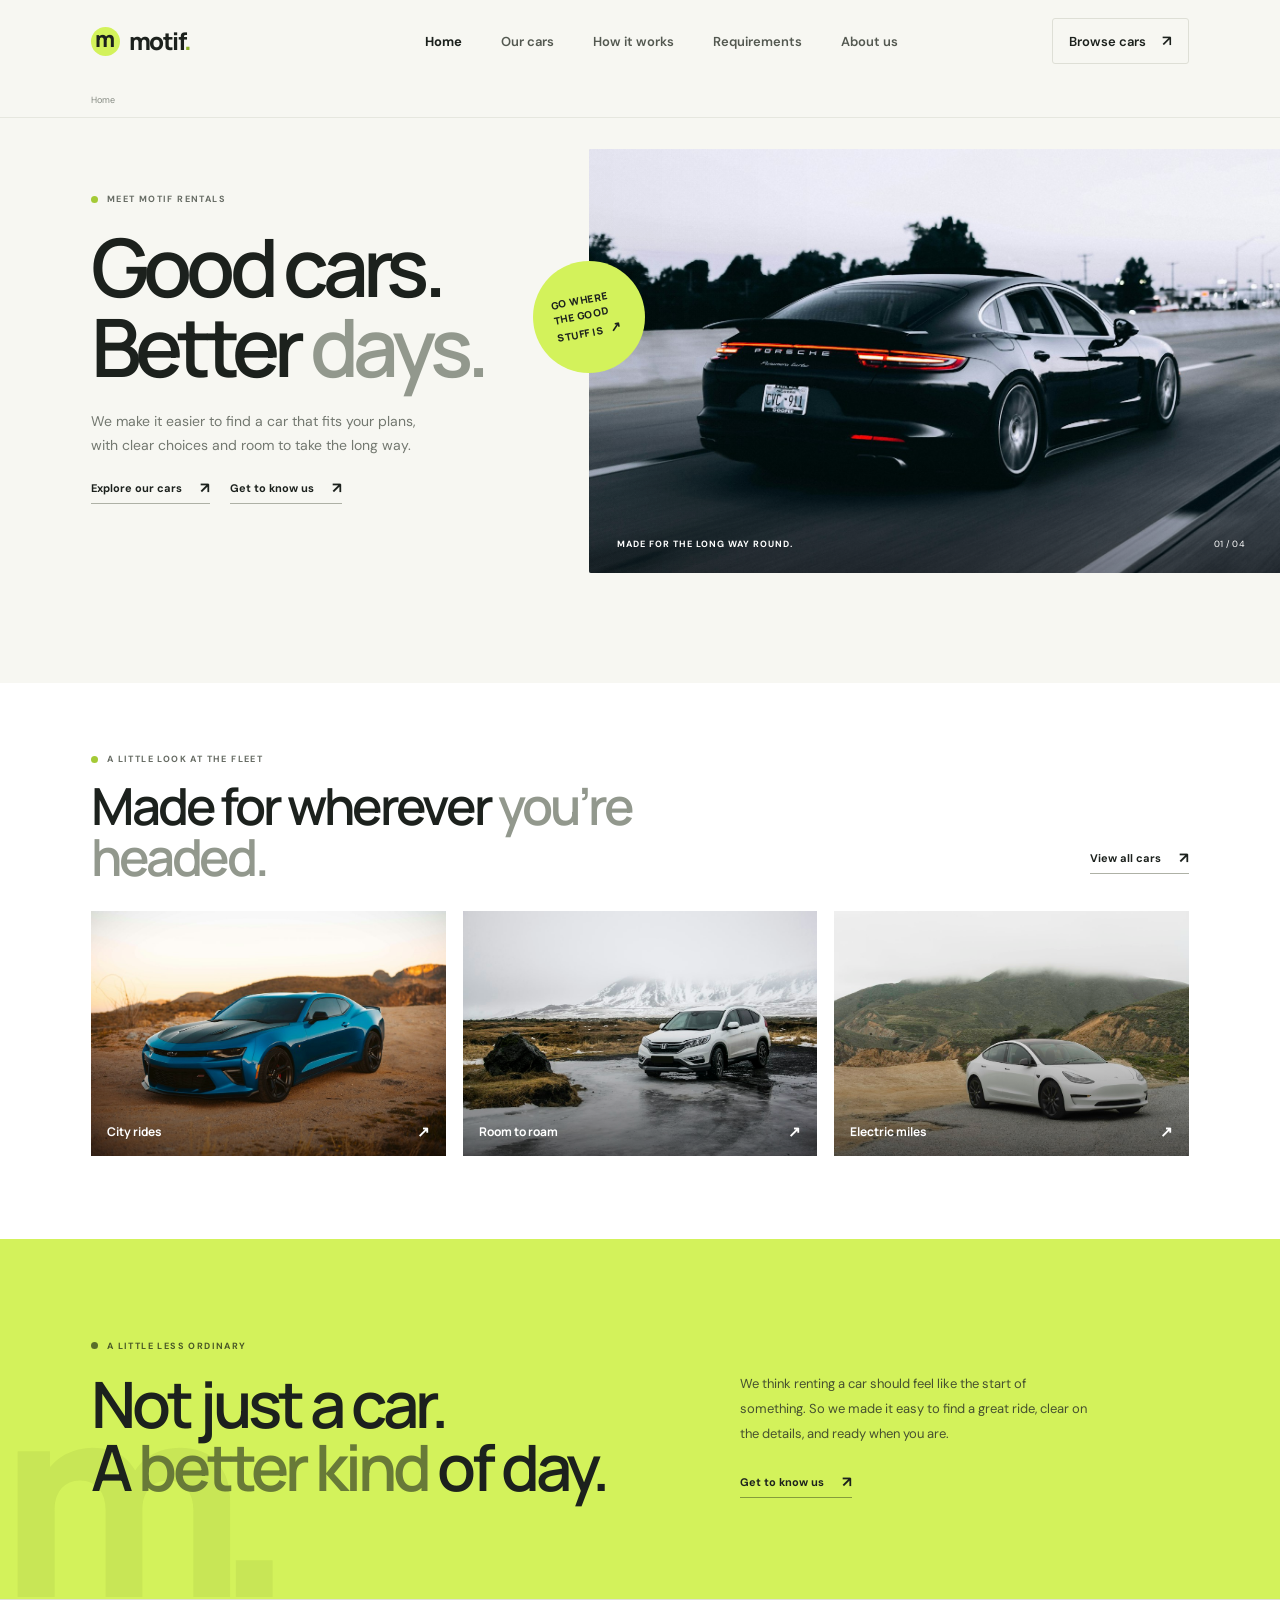
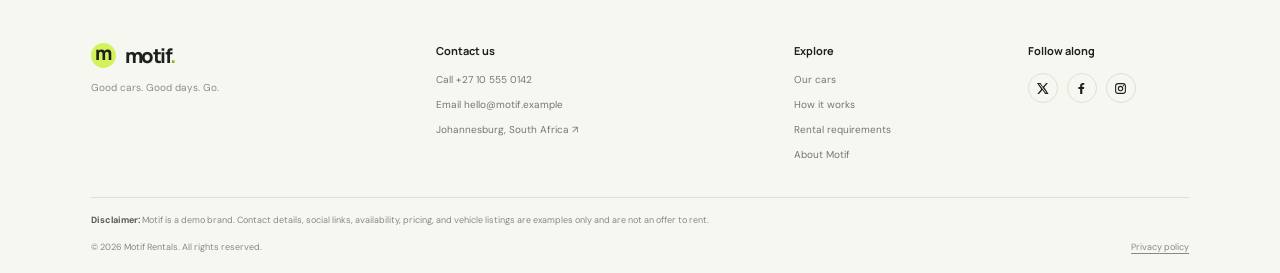
<file: index.html>
<!doctype html>
<html lang="en">
  <head>
    <meta charset="UTF-8" />
    <meta name="viewport" content="width=device-width, initial-scale=1.0" />
    <meta
      name="description"
      content="Meet Motif: a better way to rent a car. Find the right ride for wherever life takes you."
    />
    <title>Motif — Find your kind of drive</title>
    <link rel="icon" type="image/svg+xml" href="images/favicon.svg" />
    <link rel="preconnect" href="https://fonts.googleapis.com" />
    <link rel="preconnect" href="https://fonts.gstatic.com" crossorigin />
    <link
      href="https://fonts.googleapis.com/css2?family=DM+Sans:wght@400;500;600;700&family=Manrope:wght@400;500;600;700;800&display=swap"
      rel="stylesheet"
    />
    <link rel="stylesheet" href="styles.css" />
  </head>
  <body>
    <header class="site-header">
      <a class="brand" href="index.html" aria-label="Motif home">
        <span class="brand-mark" aria-hidden="true">m</span>
        <span>motif<span class="brand-period">.</span></span>
      </a>
      <button class="menu-toggle" type="button" aria-expanded="false" aria-controls="primary-nav">
        <span></span><span></span><span class="visually-hidden">Toggle menu</span>
      </button>
      <nav class="nav-links" id="primary-nav" aria-label="Main navigation">
        <a href="index.html" aria-current="page">Home</a>
        <a href="cars.html">Our cars</a>
        <a href="how-it-works.html">How it works</a>
        <a href="qualify.html">Requirements</a>
        <a href="about.html">About us</a>
      </nav>
      <a class="header-cta" href="cars.html">Browse cars <span aria-hidden="true">↗</span></a>
    </header>
    <nav class="breadcrumb-nav" aria-label="Breadcrumb">
      <ol>
        <li aria-current="page">Home</li>
      </ol>
    </nav>

    <main>
      <section class="hero home-hero">
        <div class="hero-copy">
          <div class="eyebrow"><span class="eyebrow-dot"></span> Meet Motif Rentals</div>
          <h1>Good cars.<br />Better <span>days.</span></h1>
          <p>We make it easier to find a car that fits your plans, with clear choices and room to take the long way.</p>
          <div class="hero-actions">
            <a class="text-link" href="cars.html">Explore our cars <span aria-hidden="true">↗</span></a>
            <a class="text-link" href="about.html">Get to know us <span aria-hidden="true">↗</span></a>
          </div>
        </div>
        <div class="hero-visual">
          <div class="hero-photo">
            <img
              src="images/hero-roadster.jpg"
              alt="A sleek sports car on a mountain road"
            />
          </div>
          <div class="photo-caption"><span>MADE FOR THE LONG WAY ROUND.</span><span>01 / 04</span></div>
          <div class="hero-sticker" aria-label="Go where the good stuff is">
            <span>GO WHERE</span><span>THE GOOD</span><span>STUFF IS <b>↗</b></span>
          </div>
        </div>

      </section>

      <section class="home-gallery">
        <div class="section-heading">
          <div>
            <div class="eyebrow"><span class="eyebrow-dot"></span> A little look at the fleet</div>
            <h2>Made for wherever <span>you’re headed.</span></h2>
          </div>
          <a class="text-link fleet-link" href="cars.html">View all cars <span aria-hidden="true">↗</span></a>
        </div>
        <div class="home-car-gallery">
          <a class="home-car-image" href="cars.html" aria-label="Explore the city car selection">
            <img src="images/camaro.jpg" alt="Red Chevrolet Camaro sports coupe" loading="lazy" />
            <span>City rides <b>↗</b></span>
          </a>
          <a class="home-car-image" href="cars.html" aria-label="Explore the SUV selection">
            <img src="images/suv.jpg" alt="Dark SUV ready for a weekend trip" loading="lazy" />
            <span>Room to roam <b>↗</b></span>
          </a>
          <a class="home-car-image" href="cars.html" aria-label="Explore the electric car selection">
            <img src="images/electric-car.jpg" alt="White electric car on the road" loading="lazy" />
            <span>Electric miles <b>↗</b></span>
          </a>
        </div>
      </section>

      <section class="manifesto">
        <div class="manifesto-mark" aria-hidden="true">m.</div>
        <div class="manifesto-copy">
          <div class="eyebrow"><span class="eyebrow-dot"></span> A little less ordinary</div>
          <h2>Not just a car.<br />A <span>better kind</span> of day.</h2>
        </div>
        <div class="manifesto-aside">
          <p>We think renting a car should feel like the start of something. So we made it easy to find a great ride, clear on the details, and ready when you are.</p>
          <a href="about.html" class="text-link">Get to know us <span aria-hidden="true">↗</span></a>
        </div>
      </section>

    </main>

    <footer class="site-footer">
      <div class="footer-main">
        <div class="footer-brand-block">
          <a class="brand footer-brand" href="index.html" aria-label="Motif home">
            <span class="brand-mark" aria-hidden="true">m</span><span>motif<span class="brand-period">.</span></span>
          </a>
          <p>Good cars. Good days. Go.</p>
        </div>
        <div class="footer-column">
          <h2>Contact us</h2>
          <a href="tel:+27105550142">Call +27 10 555 0142</a>
          <a href="mailto:hello@motif.example">Email hello@motif.example</a>
          <a href="https://maps.google.com/?q=Johannesburg%2C+South+Africa" target="_blank" rel="noreferrer">Johannesburg, South Africa ↗</a>
        </div>
        <div class="footer-column">
          <h2>Explore</h2>
          <a href="cars.html">Our cars</a>
          <a href="how-it-works.html">How it works</a>
          <a href="qualify.html">Rental requirements</a>
          <a href="about.html">About Motif</a>
        </div>
        <div class="footer-column footer-social">
          <h2>Follow along</h2>
          <div class="social-links">
            <a href="https://x.com/" aria-label="X" target="_blank" rel="noreferrer">
              <svg viewBox="0 0 24 24" aria-hidden="true"><path d="M18.9 2H22l-6.8 7.8L23.2 22h-6.3L12 14.6 5.5 22H2.3l7.3-8.4L1.8 2h6.5l4.5 6.7L18.9 2Zm-1.1 18h1.7L7.3 3.9H5.5L17.8 20Z"/></svg>
            </a>
            <a href="https://facebook.com/" aria-label="Facebook" target="_blank" rel="noreferrer">
              <svg viewBox="0 0 24 24" aria-hidden="true"><path d="M13.5 22v-9.1h3.1l.5-3.6h-3.6V7c0-1 .3-1.7 1.8-1.7h1.9V2.1c-.3 0-1.5-.1-2.8-.1-2.9 0-4.9 1.8-4.9 5v2.3H6.2v3.6h3.3V22h4Z"/></svg>
            </a>
            <a href="https://instagram.com/" aria-label="Instagram" target="_blank" rel="noreferrer">
              <svg viewBox="0 0 24 24" aria-hidden="true"><path d="M7.5 2h9A5.5 5.5 0 0 1 22 7.5v9a5.5 5.5 0 0 1-5.5 5.5h-9A5.5 5.5 0 0 1 2 16.5v-9A5.5 5.5 0 0 1 7.5 2Zm0 2A3.5 3.5 0 0 0 4 7.5v9A3.5 3.5 0 0 0 7.5 20h9a3.5 3.5 0 0 0 3.5-3.5v-9A3.5 3.5 0 0 0 16.5 4h-9ZM12 7a5 5 0 1 1 0 10 5 5 0 0 1 0-10Zm0 2a3 3 0 1 0 0 6 3 3 0 0 0 0-6Zm5.3-3.5a1.2 1.2 0 1 1 0 2.4 1.2 1.2 0 0 1 0-2.4Z"/></svg>
            </a>
          </div>
        </div>
      </div>
      <div class="footer-legal">
        <p><strong>Disclaimer:</strong> Motif is a demo brand. Contact details, social links, availability, pricing, and vehicle listings are examples only and are not an offer to rent.</p>
        <div class="footer-legal-bottom">
          <span>© 2026 Motif Rentals. All rights reserved.</span>
          <a href="privacy.html">Privacy policy</a>
        </div>
      </div>
    </footer>
    <script src="script.js"></script>
  </body>
</html>
</file>
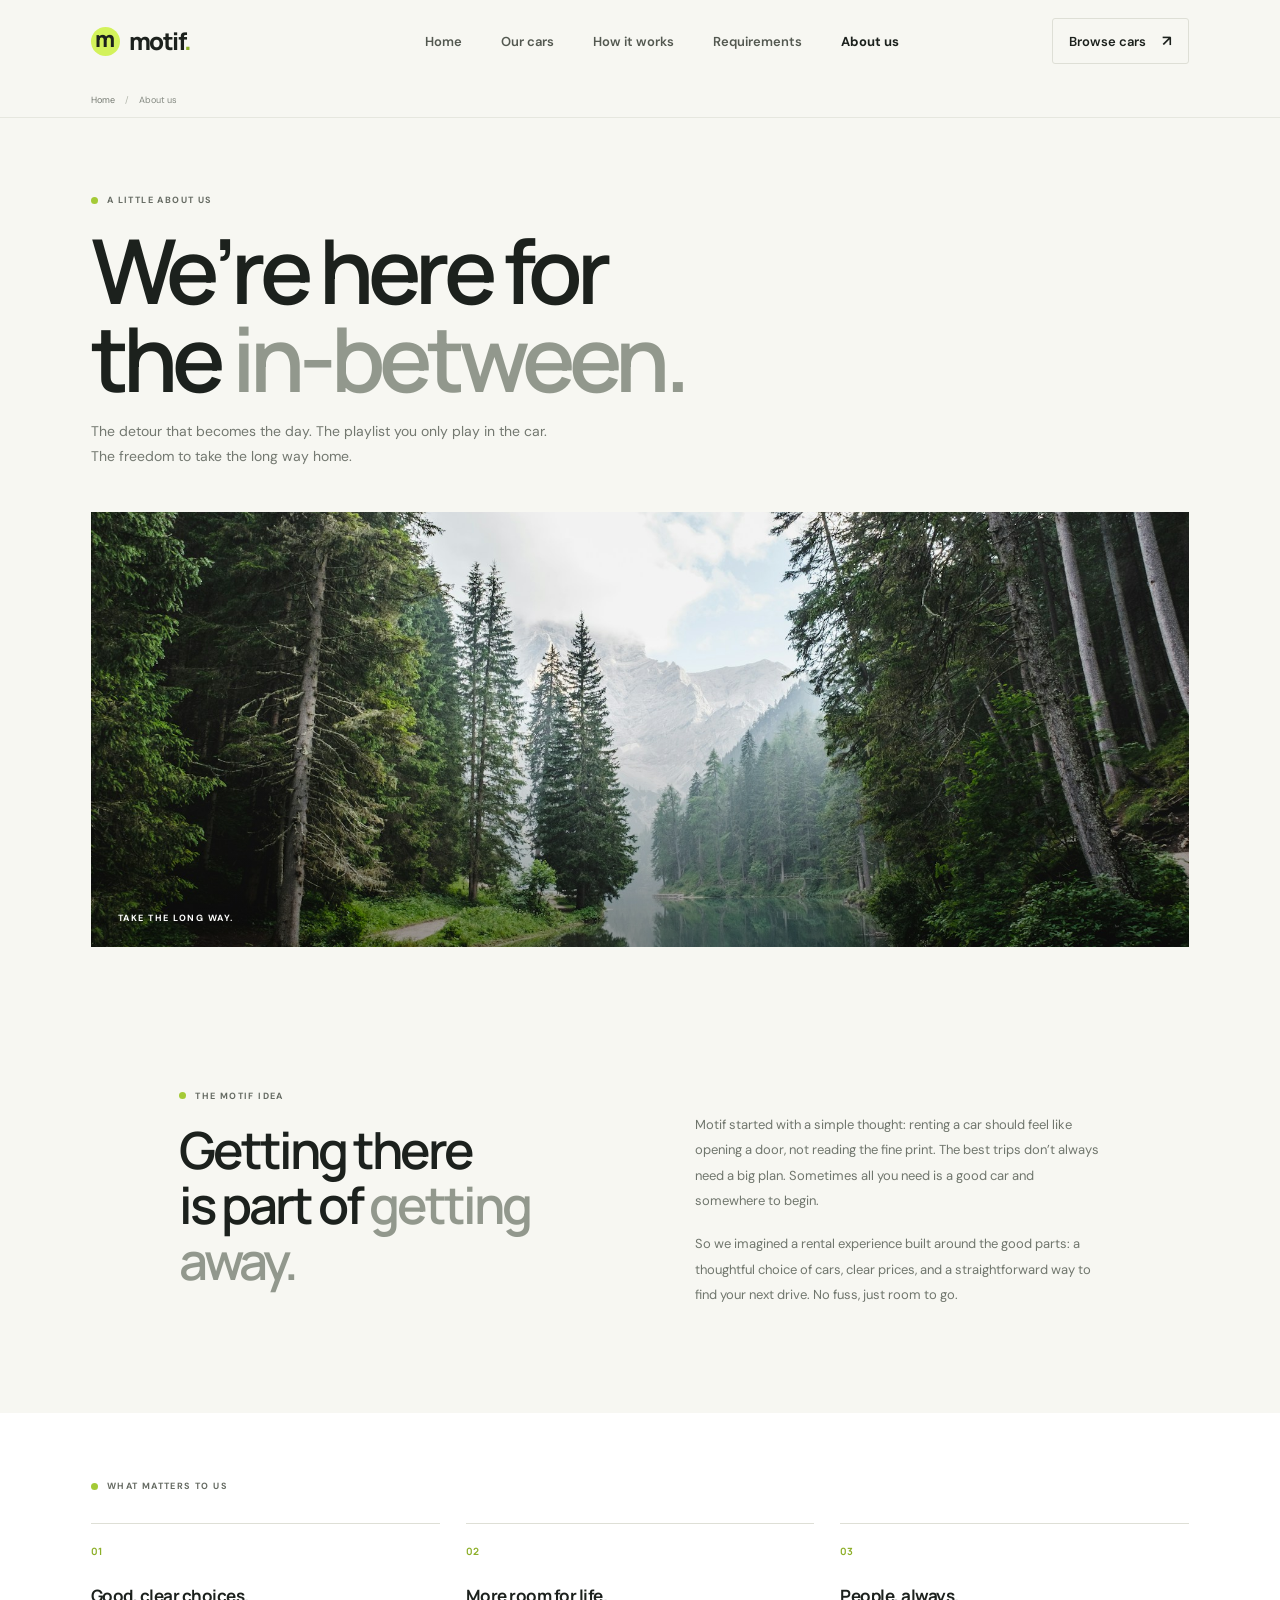
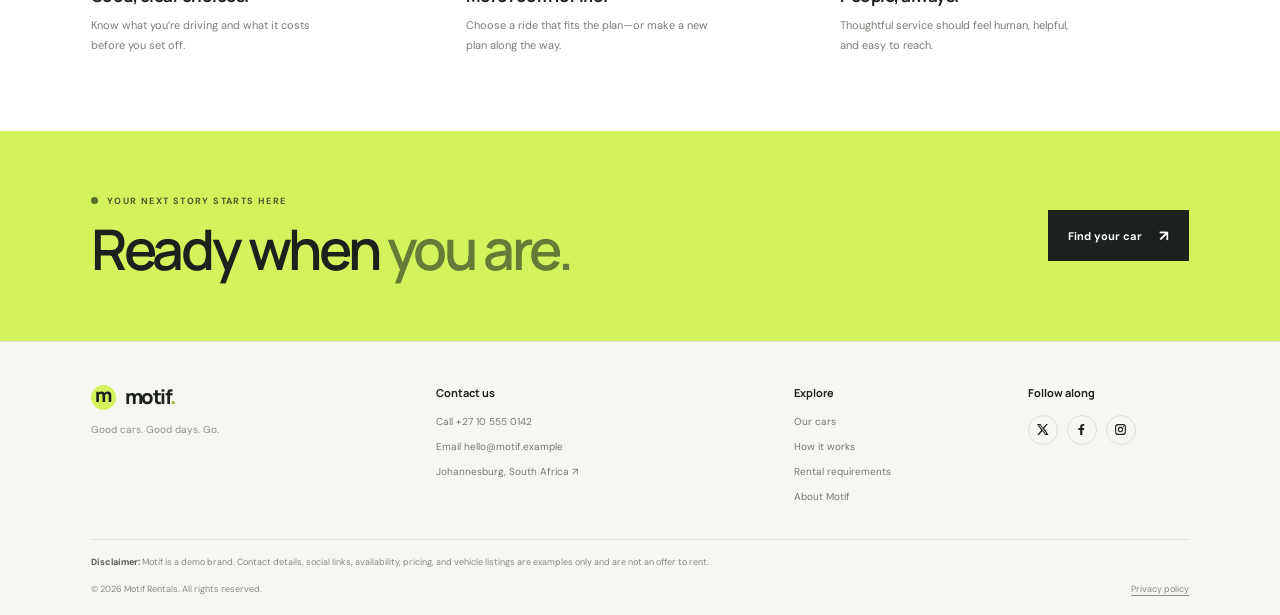
<file: about.html>
<!doctype html>
<html lang="en">
  <head>
    <meta charset="UTF-8" />
    <meta name="viewport" content="width=device-width, initial-scale=1.0" />
    <meta name="description" content="Get to know Motif, a demo car-rental brand made for better days on the road." />
    <title>About Motif — Good cars. Good days.</title>
    <link rel="icon" type="image/svg+xml" href="images/favicon.svg" />
    <link rel="preconnect" href="https://fonts.googleapis.com" />
    <link rel="preconnect" href="https://fonts.gstatic.com" crossorigin />
    <link
      href="https://fonts.googleapis.com/css2?family=DM+Sans:wght@400;500;600;700&family=Manrope:wght@400;500;600;700;800&display=swap"
      rel="stylesheet"
    />
    <link rel="stylesheet" href="styles.css" />
  </head>
  <body>
    <header class="site-header">
      <a class="brand" href="index.html" aria-label="Motif home">
        <span class="brand-mark" aria-hidden="true">m</span>
        <span>motif<span class="brand-period">.</span></span>
      </a>
      <button class="menu-toggle" type="button" aria-expanded="false" aria-controls="primary-nav">
        <span></span><span></span><span class="visually-hidden">Toggle menu</span>
      </button>
      <nav class="nav-links" id="primary-nav" aria-label="Main navigation">
        <a href="index.html">Home</a>
        <a href="cars.html">Our cars</a>
        <a href="how-it-works.html">How it works</a>
        <a href="qualify.html">Requirements</a>
        <a href="about.html" aria-current="page">About us</a>
      </nav>
      <a class="header-cta" href="cars.html">Browse cars <span aria-hidden="true">↗</span></a>
    </header>
    <nav class="breadcrumb-nav" aria-label="Breadcrumb">
      <ol>
        <li><a href="index.html">Home</a></li>
        <li class="breadcrumb-separator" aria-hidden="true">/</li>
        <li aria-current="page">About us</li>
      </ol>
    </nav>

    <main class="about-page">
      <section class="about-hero">
        <div class="eyebrow"><span class="eyebrow-dot"></span> A little about us</div>
        <h1>We’re here for<br />the <span>in-between.</span></h1>
        <p>The detour that becomes the day. The playlist you only play in the car. The freedom to take the long way home.</p>
        <div class="about-hero-image">
          <img
            src="images/forest-road.jpg"
            alt="A quiet road winding through a green forest"
          />
          <span>TAKE THE LONG WAY.</span>
        </div>
      </section>

      <section class="about-story">
        <div class="about-story-title">
          <div class="eyebrow"><span class="eyebrow-dot"></span> The Motif idea</div>
          <h2>Getting there<br />is part of <span>getting away.</span></h2>
        </div>
        <div class="about-story-copy">
          <p>Motif started with a simple thought: renting a car should feel like opening a door, not reading the fine print. The best trips don’t always need a big plan. Sometimes all you need is a good car and somewhere to begin.</p>
          <p>So we imagined a rental experience built around the good parts: a thoughtful choice of cars, clear prices, and a straightforward way to find your next drive. No fuss, just room to go.</p>
        </div>
      </section>

      <section class="about-values">
        <div class="eyebrow"><span class="eyebrow-dot"></span> What matters to us</div>
        <div class="value-grid">
          <article class="value-card"><span>01</span><h2>Good, clear choices.</h2><p>Know what you’re driving and what it costs before you set off.</p></article>
          <article class="value-card"><span>02</span><h2>More room for life.</h2><p>Choose a ride that fits the plan—or make a new plan along the way.</p></article>
          <article class="value-card"><span>03</span><h2>People, always.</h2><p>Thoughtful service should feel human, helpful, and easy to reach.</p></article>
        </div>
      </section>

      <section class="about-cta">
        <div>
          <div class="eyebrow"><span class="eyebrow-dot"></span> Your next story starts here</div>
          <h2>Ready when <span>you are.</span></h2>
        </div>
        <a class="search-button" href="cars.html">Find your car <span aria-hidden="true">↗</span></a>
      </section>
    </main>

    <footer class="site-footer">
      <div class="footer-main">
        <div class="footer-brand-block">
          <a class="brand footer-brand" href="index.html" aria-label="Motif home">
            <span class="brand-mark" aria-hidden="true">m</span><span>motif<span class="brand-period">.</span></span>
          </a>
          <p>Good cars. Good days. Go.</p>
        </div>
        <div class="footer-column">
          <h2>Contact us</h2>
          <a href="tel:+27105550142">Call +27 10 555 0142</a>
          <a href="mailto:hello@motif.example">Email hello@motif.example</a>
          <a href="https://maps.google.com/?q=Johannesburg%2C+South+Africa" target="_blank" rel="noreferrer">Johannesburg, South Africa ↗</a>
        </div>
        <div class="footer-column">
          <h2>Explore</h2>
          <a href="cars.html">Our cars</a>
          <a href="how-it-works.html">How it works</a>
          <a href="qualify.html">Rental requirements</a>
          <a href="about.html" aria-current="page">About Motif</a>
        </div>
        <div class="footer-column footer-social">
          <h2>Follow along</h2>
          <div class="social-links">
            <a href="https://x.com/" aria-label="X" target="_blank" rel="noreferrer"><svg viewBox="0 0 24 24" aria-hidden="true"><path d="M18.9 2H22l-6.8 7.8L23.2 22h-6.3L12 14.6 5.5 22H2.3l7.3-8.4L1.8 2h6.5l4.5 6.7L18.9 2Zm-1.1 18h1.7L7.3 3.9H5.5L17.8 20Z"/></svg></a>
            <a href="https://facebook.com/" aria-label="Facebook" target="_blank" rel="noreferrer"><svg viewBox="0 0 24 24" aria-hidden="true"><path d="M13.5 22v-9.1h3.1l.5-3.6h-3.6V7c0-1 .3-1.7 1.8-1.7h1.9V2.1c-.3 0-1.5-.1-2.8-.1-2.9 0-4.9 1.8-4.9 5v2.3H6.2v3.6h3.3V22h4Z"/></svg></a>
            <a href="https://instagram.com/" aria-label="Instagram" target="_blank" rel="noreferrer"><svg viewBox="0 0 24 24" aria-hidden="true"><path d="M7.5 2h9A5.5 5.5 0 0 1 22 7.5v9a5.5 5.5 0 0 1-5.5 5.5h-9A5.5 5.5 0 0 1 2 16.5v-9A5.5 5.5 0 0 1 7.5 2Zm0 2A3.5 3.5 0 0 0 4 7.5v9A3.5 3.5 0 0 0 7.5 20h9a3.5 3.5 0 0 0 3.5-3.5v-9A3.5 3.5 0 0 0 16.5 4h-9ZM12 7a5 5 0 1 1 0 10 5 5 0 0 1 0-10Zm0 2a3 3 0 1 0 0 6 3 3 0 0 0 0-6Zm5.3-3.5a1.2 1.2 0 1 1 0 2.4 1.2 1.2 0 0 1 0-2.4Z"/></svg></a>
          </div>
        </div>
      </div>
      <div class="footer-legal">
        <p><strong>Disclaimer:</strong> Motif is a demo brand. Contact details, social links, availability, pricing, and vehicle listings are examples only and are not an offer to rent.</p>
        <div class="footer-legal-bottom">
          <span>© 2026 Motif Rentals. All rights reserved.</span>
          <a href="privacy.html">Privacy policy</a>
        </div>
      </div>
    </footer>
    <script src="script.js"></script>
  </body>
</html>
</file>
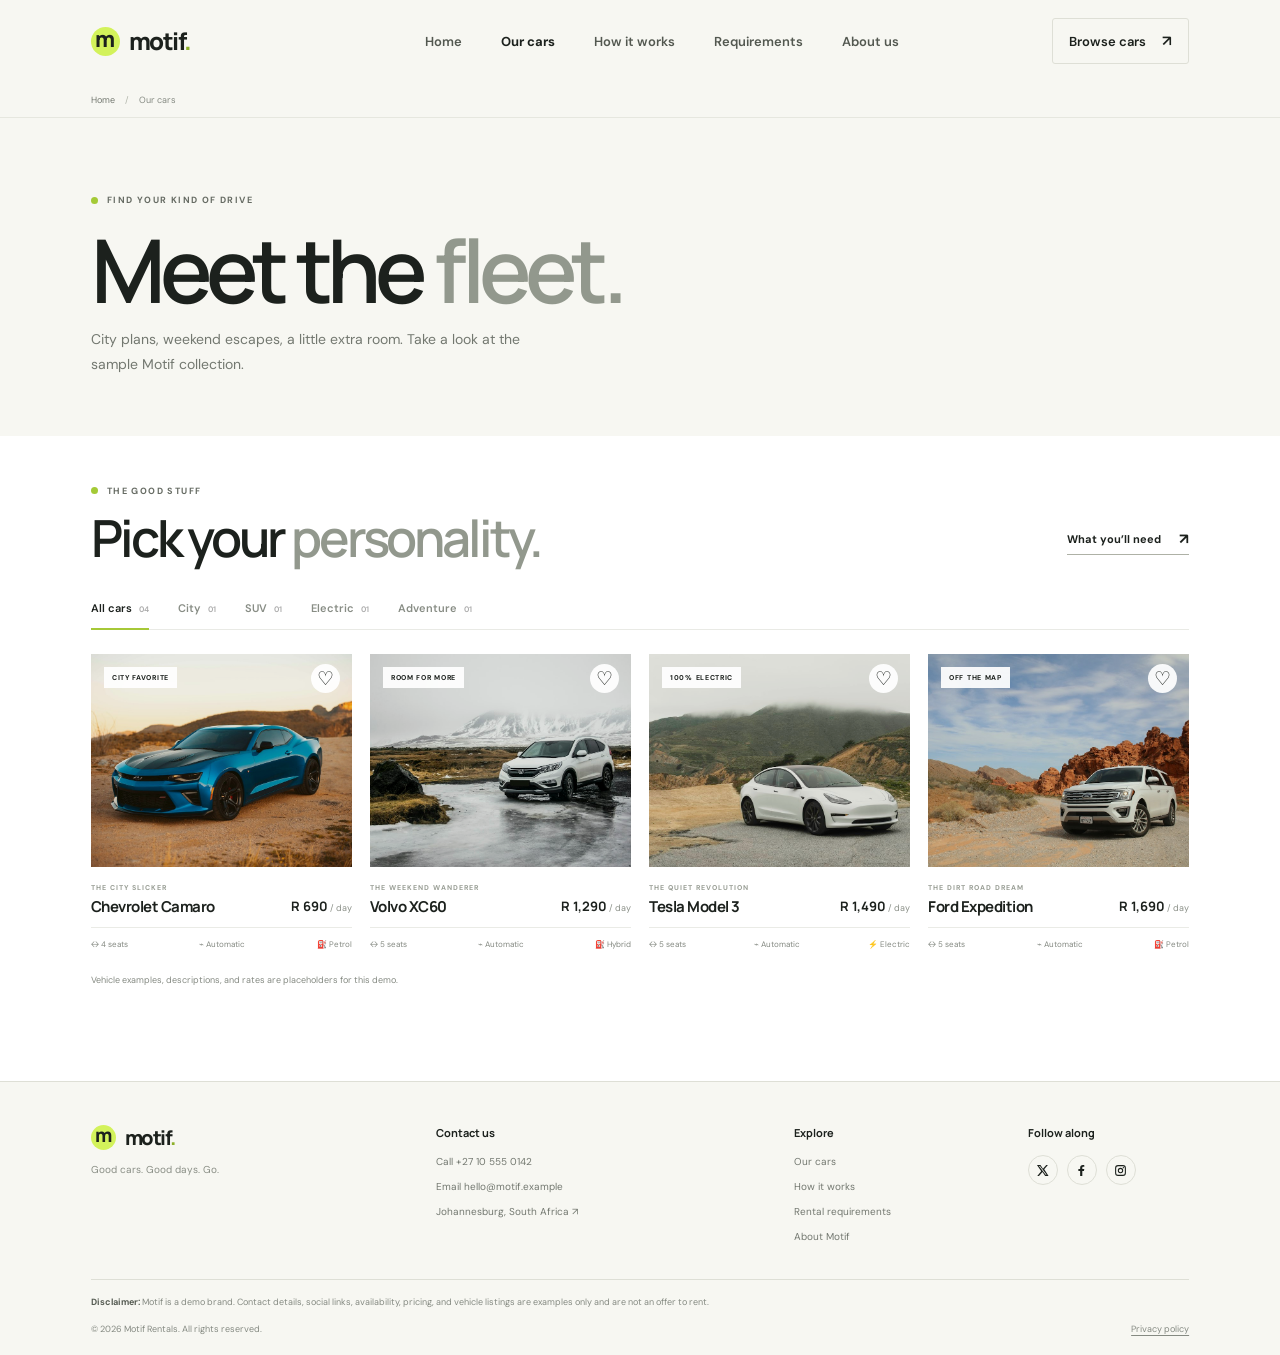
<file: cars.html>
<!doctype html>
<html lang="en">
  <head>
    <meta charset="UTF-8" />
    <meta name="viewport" content="width=device-width, initial-scale=1.0" />
    <meta name="description" content="Explore Motif's sample range of cars for city trips, weekends, and open roads." />
    <title>Our cars — Motif Rentals</title>
    <link rel="icon" type="image/svg+xml" href="images/favicon.svg" />
    <link rel="preconnect" href="https://fonts.googleapis.com" />
    <link rel="preconnect" href="https://fonts.gstatic.com" crossorigin />
    <link
      href="https://fonts.googleapis.com/css2?family=DM+Sans:wght@400;500;600;700&family=Manrope:wght@400;500;600;700;800&display=swap"
      rel="stylesheet"
    />
    <link rel="stylesheet" href="styles.css" />
  </head>
  <body>
    <header class="site-header">
      <a class="brand" href="index.html" aria-label="Motif home">
        <span class="brand-mark" aria-hidden="true">m</span>
        <span>motif<span class="brand-period">.</span></span>
      </a>
      <button class="menu-toggle" type="button" aria-expanded="false" aria-controls="primary-nav">
        <span></span><span></span><span class="visually-hidden">Toggle menu</span>
      </button>
      <nav class="nav-links" id="primary-nav" aria-label="Main navigation">
        <a href="index.html">Home</a>
        <a href="cars.html" aria-current="page">Our cars</a>
        <a href="how-it-works.html">How it works</a>
        <a href="qualify.html">Requirements</a>
        <a href="about.html">About us</a>
      </nav>
      <a class="header-cta" href="cars.html">Browse cars <span aria-hidden="true">↗</span></a>
    </header>
    <nav class="breadcrumb-nav" aria-label="Breadcrumb">
      <ol>
        <li><a href="index.html">Home</a></li>
        <li class="breadcrumb-separator" aria-hidden="true">/</li>
        <li aria-current="page">Our cars</li>
      </ol>
    </nav>

    <main>
      <section class="cars-page-hero">
        <div class="eyebrow"><span class="eyebrow-dot"></span> Find your kind of drive</div>
        <h1>Meet the <span>fleet.</span></h1>
        <p>City plans, weekend escapes, a little extra room. Take a look at the sample Motif collection.</p>
      </section>

      <section class="fleet-section cars-listing" id="cars">
        <div class="section-heading">
          <div>
            <div class="eyebrow"><span class="eyebrow-dot"></span> The good stuff</div>
            <h2>Pick your <span>personality.</span></h2>
          </div>
          <a class="text-link fleet-link" href="qualify.html">What you’ll need <span aria-hidden="true">↗</span></a>
        </div>
        <div class="fleet-filters" role="group" aria-label="Filter cars by type">
          <button class="filter-button active" type="button" data-filter="all">All cars <span>04</span></button>
          <button class="filter-button" type="button" data-filter="city">City <span>01</span></button>
          <button class="filter-button" type="button" data-filter="suv">SUV <span>01</span></button>
          <button class="filter-button" type="button" data-filter="electric">Electric <span>01</span></button>
          <button class="filter-button" type="button" data-filter="adventure">Adventure <span>01</span></button>
        </div>
        <div class="car-grid">
          <article class="car-card" data-category="city">
            <div class="car-image">
              <img src="images/camaro.jpg" alt="Red Chevrolet Camaro sports coupe" />
              <span class="car-tag">CITY FAVORITE</span>
              <button class="favorite-button" type="button" aria-label="Save Chevrolet Camaro" aria-pressed="false">♡</button>
            </div>
            <div class="car-info">
              <div><p class="car-type">THE CITY SLICKER</p><h3>Chevrolet Camaro</h3></div>
              <p class="car-price"><strong>R 690</strong><span> / day</span></p>
            </div>
            <div class="car-specs"><span>↔ 4 seats</span><span>⌁ Automatic</span><span>⛽ Petrol</span></div>
          </article>
          <article class="car-card" data-category="suv">
            <div class="car-image">
              <img src="images/suv.jpg" alt="Modern dark SUV" loading="lazy" />
              <span class="car-tag">ROOM FOR MORE</span>
              <button class="favorite-button" type="button" aria-label="Save Volvo XC60" aria-pressed="false">♡</button>
            </div>
            <div class="car-info">
              <div><p class="car-type">THE WEEKEND WANDERER</p><h3>Volvo XC60</h3></div>
              <p class="car-price"><strong>R 1,290</strong><span> / day</span></p>
            </div>
            <div class="car-specs"><span>↔ 5 seats</span><span>⌁ Automatic</span><span>⛽ Hybrid</span></div>
          </article>
          <article class="car-card" data-category="electric">
            <div class="car-image">
              <img src="images/electric-car.jpg" alt="White electric car" loading="lazy" />
              <span class="car-tag">100% ELECTRIC</span>
              <button class="favorite-button" type="button" aria-label="Save Tesla Model 3" aria-pressed="false">♡</button>
            </div>
            <div class="car-info">
              <div><p class="car-type">THE QUIET REVOLUTION</p><h3>Tesla Model 3</h3></div>
              <p class="car-price"><strong>R 1,490</strong><span> / day</span></p>
            </div>
            <div class="car-specs"><span>↔ 5 seats</span><span>⌁ Automatic</span><span>⚡ Electric</span></div>
          </article>
          <article class="car-card" data-category="adventure">
            <div class="car-image">
              <img src="images/adventure-suv.jpg" alt="Ford SUV on a rocky desert road" loading="lazy" />
              <span class="car-tag">OFF THE MAP</span>
              <button class="favorite-button" type="button" aria-label="Save Ford Expedition" aria-pressed="false">♡</button>
            </div>
            <div class="car-info">
              <div><p class="car-type">THE DIRT ROAD DREAM</p><h3>Ford Expedition</h3></div>
              <p class="car-price"><strong>R 1,690</strong><span> / day</span></p>
            </div>
            <div class="car-specs"><span>↔ 5 seats</span><span>⌁ Automatic</span><span>⛽ Petrol</span></div>
          </article>
        </div>
        <p class="fleet-disclaimer">Vehicle examples, descriptions, and rates are placeholders for this demo.</p>
      </section>
    </main>

    <footer class="site-footer">
      <div class="footer-main">
        <div class="footer-brand-block">
          <a class="brand footer-brand" href="index.html" aria-label="Motif home">
            <span class="brand-mark" aria-hidden="true">m</span><span>motif<span class="brand-period">.</span></span>
          </a>
          <p>Good cars. Good days. Go.</p>
        </div>
        <div class="footer-column">
          <h2>Contact us</h2>
          <a href="tel:+27105550142">Call +27 10 555 0142</a>
          <a href="mailto:hello@motif.example">Email hello@motif.example</a>
          <a href="https://maps.google.com/?q=Johannesburg%2C+South+Africa" target="_blank" rel="noreferrer">Johannesburg, South Africa ↗</a>
        </div>
        <div class="footer-column">
          <h2>Explore</h2>
          <a href="cars.html" aria-current="page">Our cars</a>
          <a href="how-it-works.html">How it works</a>
          <a href="qualify.html">Rental requirements</a>
          <a href="about.html">About Motif</a>
        </div>
        <div class="footer-column footer-social">
          <h2>Follow along</h2>
          <div class="social-links">
            <a href="https://x.com/" aria-label="X" target="_blank" rel="noreferrer"><svg viewBox="0 0 24 24" aria-hidden="true"><path d="M18.9 2H22l-6.8 7.8L23.2 22h-6.3L12 14.6 5.5 22H2.3l7.3-8.4L1.8 2h6.5l4.5 6.7L18.9 2Zm-1.1 18h1.7L7.3 3.9H5.5L17.8 20Z"/></svg></a>
            <a href="https://facebook.com/" aria-label="Facebook" target="_blank" rel="noreferrer"><svg viewBox="0 0 24 24" aria-hidden="true"><path d="M13.5 22v-9.1h3.1l.5-3.6h-3.6V7c0-1 .3-1.7 1.8-1.7h1.9V2.1c-.3 0-1.5-.1-2.8-.1-2.9 0-4.9 1.8-4.9 5v2.3H6.2v3.6h3.3V22h4Z"/></svg></a>
            <a href="https://instagram.com/" aria-label="Instagram" target="_blank" rel="noreferrer"><svg viewBox="0 0 24 24" aria-hidden="true"><path d="M7.5 2h9A5.5 5.5 0 0 1 22 7.5v9a5.5 5.5 0 0 1-5.5 5.5h-9A5.5 5.5 0 0 1 2 16.5v-9A5.5 5.5 0 0 1 7.5 2Zm0 2A3.5 3.5 0 0 0 4 7.5v9A3.5 3.5 0 0 0 7.5 20h9a3.5 3.5 0 0 0 3.5-3.5v-9A3.5 3.5 0 0 0 16.5 4h-9ZM12 7a5 5 0 1 1 0 10 5 5 0 0 1 0-10Zm0 2a3 3 0 1 0 0 6 3 3 0 0 0 0-6Zm5.3-3.5a1.2 1.2 0 1 1 0 2.4 1.2 1.2 0 0 1 0-2.4Z"/></svg></a>
          </div>
        </div>
      </div>
      <div class="footer-legal">
        <p><strong>Disclaimer:</strong> Motif is a demo brand. Contact details, social links, availability, pricing, and vehicle listings are examples only and are not an offer to rent.</p>
        <div class="footer-legal-bottom">
          <span>© 2026 Motif Rentals. All rights reserved.</span>
          <a href="privacy.html">Privacy policy</a>
        </div>
      </div>
    </footer>
    <script src="script.js"></script>
  </body>
</html>
</file>
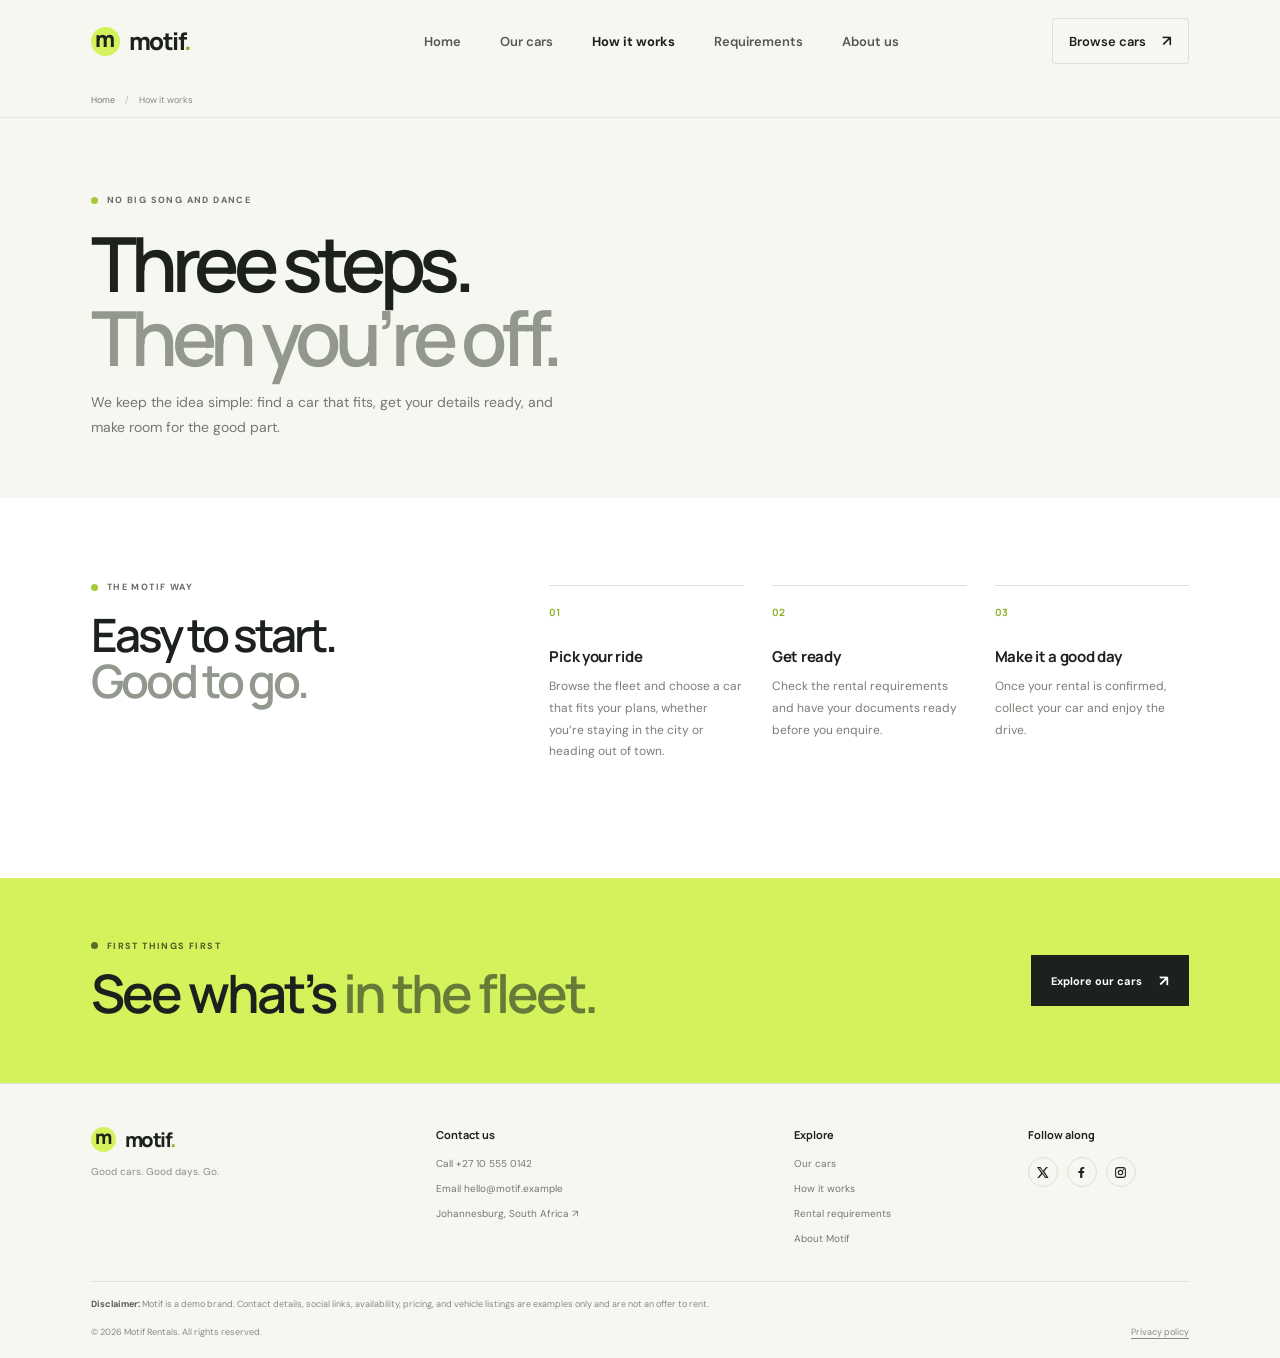
<file: how-it-works.html>
<!doctype html>
<html lang="en">
  <head>
    <meta charset="UTF-8" />
    <meta name="viewport" content="width=device-width, initial-scale=1.0" />
    <meta name="description" content="See how the Motif car-rental process works, from choosing a ride to hitting the road." />
    <title>How it works — Motif Rentals</title>
    <link rel="icon" type="image/svg+xml" href="images/favicon.svg" />
    <link rel="preconnect" href="https://fonts.googleapis.com" />
    <link rel="preconnect" href="https://fonts.gstatic.com" crossorigin />
    <link
      href="https://fonts.googleapis.com/css2?family=DM+Sans:wght@400;500;600;700&family=Manrope:wght@400;500;600;700;800&display=swap"
      rel="stylesheet"
    />
    <link rel="stylesheet" href="styles.css" />
  </head>
  <body>
    <header class="site-header">
      <a class="brand" href="index.html" aria-label="Motif home">
        <span class="brand-mark" aria-hidden="true">m</span>
        <span>motif<span class="brand-period">.</span></span>
      </a>
      <button class="menu-toggle" type="button" aria-expanded="false" aria-controls="primary-nav">
        <span></span><span></span><span class="visually-hidden">Toggle menu</span>
      </button>
      <nav class="nav-links" id="primary-nav" aria-label="Main navigation">
        <a href="index.html">Home</a>
        <a href="cars.html">Our cars</a>
        <a href="how-it-works.html" aria-current="page">How it works</a>
        <a href="qualify.html">Requirements</a>
        <a href="about.html">About us</a>
      </nav>
      <a class="header-cta" href="cars.html">Browse cars <span aria-hidden="true">↗</span></a>
    </header>
    <nav class="breadcrumb-nav" aria-label="Breadcrumb">
      <ol>
        <li><a href="index.html">Home</a></li>
        <li class="breadcrumb-separator" aria-hidden="true">/</li>
        <li aria-current="page">How it works</li>
      </ol>
    </nav>

    <main class="how-page">
      <section class="how-page-hero">
        <div class="eyebrow"><span class="eyebrow-dot"></span> No big song and dance</div>
        <h1>Three steps.<br /><span>Then you’re off.</span></h1>
        <p>We keep the idea simple: find a car that fits, get your details ready, and make room for the good part.</p>
      </section>
      <section class="how-section how-page-content">
        <div class="how-intro">
          <div class="eyebrow"><span class="eyebrow-dot"></span> The Motif way</div>
          <h2>Easy to start.<br /><span>Good to go.</span></h2>
        </div>
        <div class="steps">
          <article class="step"><span class="step-number">01</span><h3>Pick your ride</h3><p>Browse the fleet and choose a car that fits your plans, whether you’re staying in the city or heading out of town.</p></article>
          <article class="step"><span class="step-number">02</span><h3>Get ready</h3><p>Check the rental requirements and have your documents ready before you enquire.</p></article>
          <article class="step"><span class="step-number">03</span><h3>Make it a good day</h3><p>Once your rental is confirmed, collect your car and enjoy the drive.</p></article>
        </div>
      </section>
      <section class="how-page-cta">
        <div>
          <div class="eyebrow"><span class="eyebrow-dot"></span> First things first</div>
          <h2>See what’s <span>in the fleet.</span></h2>
        </div>
        <a class="search-button" href="cars.html">Explore our cars <span aria-hidden="true">↗</span></a>
      </section>
    </main>

    <footer class="site-footer">
      <div class="footer-main">
        <div class="footer-brand-block">
          <a class="brand footer-brand" href="index.html" aria-label="Motif home">
            <span class="brand-mark" aria-hidden="true">m</span><span>motif<span class="brand-period">.</span></span>
          </a>
          <p>Good cars. Good days. Go.</p>
        </div>
        <div class="footer-column">
          <h2>Contact us</h2>
          <a href="tel:+27105550142">Call +27 10 555 0142</a>
          <a href="mailto:hello@motif.example">Email hello@motif.example</a>
          <a href="https://maps.google.com/?q=Johannesburg%2C+South+Africa" target="_blank" rel="noreferrer">Johannesburg, South Africa ↗</a>
        </div>
        <div class="footer-column">
          <h2>Explore</h2>
          <a href="cars.html">Our cars</a>
          <a href="how-it-works.html" aria-current="page">How it works</a>
          <a href="qualify.html">Rental requirements</a>
          <a href="about.html">About Motif</a>
        </div>
        <div class="footer-column footer-social">
          <h2>Follow along</h2>
          <div class="social-links">
            <a href="https://x.com/" aria-label="X" target="_blank" rel="noreferrer"><svg viewBox="0 0 24 24" aria-hidden="true"><path d="M18.9 2H22l-6.8 7.8L23.2 22h-6.3L12 14.6 5.5 22H2.3l7.3-8.4L1.8 2h6.5l4.5 6.7L18.9 2Zm-1.1 18h1.7L7.3 3.9H5.5L17.8 20Z"/></svg></a>
            <a href="https://facebook.com/" aria-label="Facebook" target="_blank" rel="noreferrer"><svg viewBox="0 0 24 24" aria-hidden="true"><path d="M13.5 22v-9.1h3.1l.5-3.6h-3.6V7c0-1 .3-1.7 1.8-1.7h1.9V2.1c-.3 0-1.5-.1-2.8-.1-2.9 0-4.9 1.8-4.9 5v2.3H6.2v3.6h3.3V22h4Z"/></svg></a>
            <a href="https://instagram.com/" aria-label="Instagram" target="_blank" rel="noreferrer"><svg viewBox="0 0 24 24" aria-hidden="true"><path d="M7.5 2h9A5.5 5.5 0 0 1 22 7.5v9a5.5 5.5 0 0 1-5.5 5.5h-9A5.5 5.5 0 0 1 2 16.5v-9A5.5 5.5 0 0 1 7.5 2Zm0 2A3.5 3.5 0 0 0 4 7.5v9A3.5 3.5 0 0 0 7.5 20h9a3.5 3.5 0 0 0 3.5-3.5v-9A3.5 3.5 0 0 0 16.5 4h-9ZM12 7a5 5 0 1 1 0 10 5 5 0 0 1 0-10Zm0 2a3 3 0 1 0 0 6 3 3 0 0 0 0-6Zm5.3-3.5a1.2 1.2 0 1 1 0 2.4 1.2 1.2 0 0 1 0-2.4Z"/></svg></a>
          </div>
        </div>
      </div>
      <div class="footer-legal">
        <p><strong>Disclaimer:</strong> Motif is a demo brand. Contact details, social links, availability, pricing, and vehicle listings are examples only and are not an offer to rent.</p>
        <div class="footer-legal-bottom">
          <span>© 2026 Motif Rentals. All rights reserved.</span>
          <a href="privacy.html">Privacy policy</a>
        </div>
      </div>
    </footer>
    <script src="script.js"></script>
  </body>
</html>
</file>
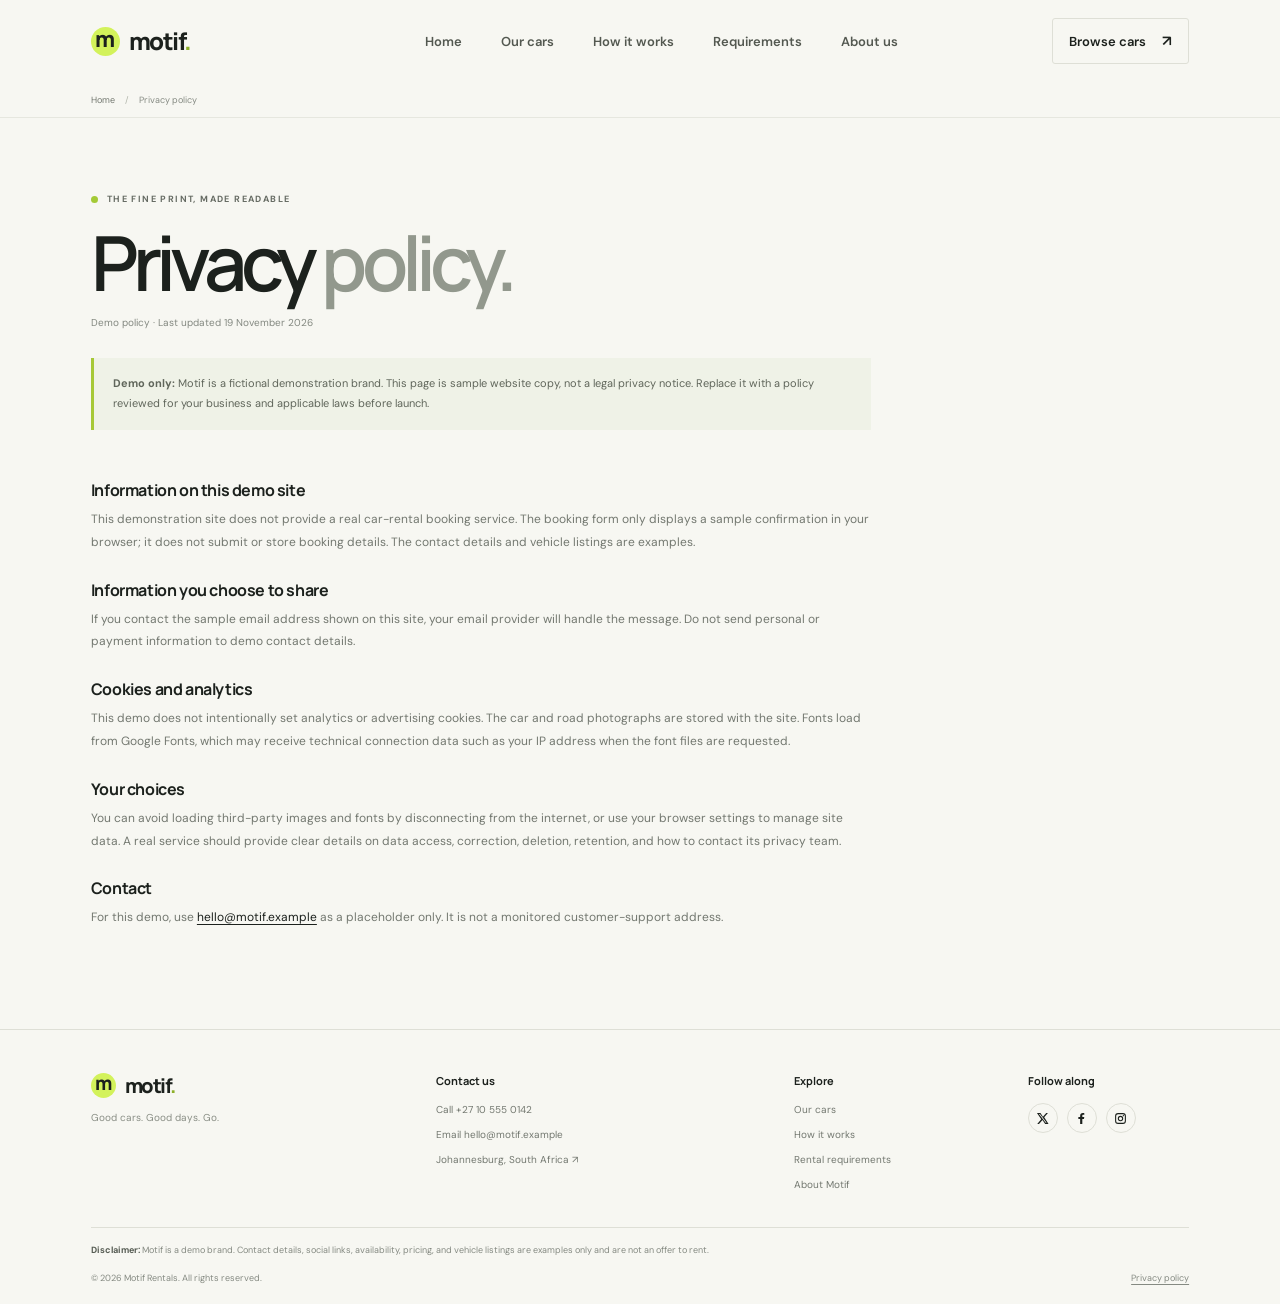
<file: privacy.html>
<!doctype html>
<html lang="en">
  <head>
    <meta charset="UTF-8" />
    <meta name="viewport" content="width=device-width, initial-scale=1.0" />
    <meta name="description" content="Read the Motif demo website privacy policy." />
    <title>Privacy policy — Motif</title>
    <link rel="icon" type="image/svg+xml" href="images/favicon.svg" />
    <link rel="preconnect" href="https://fonts.googleapis.com" />
    <link rel="preconnect" href="https://fonts.gstatic.com" crossorigin />
    <link
      href="https://fonts.googleapis.com/css2?family=DM+Sans:wght@400;500;600;700&family=Manrope:wght@400;500;600;700;800&display=swap"
      rel="stylesheet"
    />
    <link rel="stylesheet" href="styles.css" />
  </head>
  <body>
    <header class="site-header">
      <a class="brand" href="index.html" aria-label="Motif home">
        <span class="brand-mark" aria-hidden="true">m</span>
        <span>motif<span class="brand-period">.</span></span>
      </a>
      <button class="menu-toggle" type="button" aria-expanded="false" aria-controls="primary-nav">
        <span></span><span></span><span class="visually-hidden">Toggle menu</span>
      </button>
      <nav class="nav-links" id="primary-nav" aria-label="Main navigation">
        <a href="index.html">Home</a>
        <a href="cars.html">Our cars</a>
        <a href="how-it-works.html">How it works</a>
        <a href="qualify.html">Requirements</a>
        <a href="about.html">About us</a>
      </nav>
      <a class="header-cta" href="cars.html">Browse cars <span aria-hidden="true">↗</span></a>
    </header>
    <nav class="breadcrumb-nav" aria-label="Breadcrumb">
      <ol>
        <li><a href="index.html">Home</a></li>
        <li class="breadcrumb-separator" aria-hidden="true">/</li>
        <li aria-current="page">Privacy policy</li>
      </ol>
    </nav>

    <main class="legal-page">
      <div class="eyebrow"><span class="eyebrow-dot"></span> The fine print, made readable</div>
      <h1>Privacy <span>policy.</span></h1>
      <p class="legal-updated">Demo policy · Last updated 19 November 2026</p>
      <div class="legal-notice"><strong>Demo only:</strong> Motif is a fictional demonstration brand. This page is sample website copy, not a legal privacy notice. Replace it with a policy reviewed for your business and applicable laws before launch.</div>
      <section class="legal-copy">
        <h2>Information on this demo site</h2>
        <p>This demonstration site does not provide a real car-rental booking service. The booking form only displays a sample confirmation in your browser; it does not submit or store booking details. The contact details and vehicle listings are examples.</p>
        <h2>Information you choose to share</h2>
        <p>If you contact the sample email address shown on this site, your email provider will handle the message. Do not send personal or payment information to demo contact details.</p>
        <h2>Cookies and analytics</h2>
        <p>This demo does not intentionally set analytics or advertising cookies. The car and road photographs are stored with the site. Fonts load from Google Fonts, which may receive technical connection data such as your IP address when the font files are requested.</p>
        <h2>Your choices</h2>
        <p>You can avoid loading third-party images and fonts by disconnecting from the internet, or use your browser settings to manage site data. A real service should provide clear details on data access, correction, deletion, retention, and how to contact its privacy team.</p>
        <h2>Contact</h2>
        <p>For this demo, use <a href="mailto:hello@motif.example">hello@motif.example</a> as a placeholder only. It is not a monitored customer-support address.</p>
      </section>
    </main>

    <footer class="site-footer">
      <div class="footer-main">
        <div class="footer-brand-block">
          <a class="brand footer-brand" href="index.html" aria-label="Motif home">
            <span class="brand-mark" aria-hidden="true">m</span><span>motif<span class="brand-period">.</span></span>
          </a>
          <p>Good cars. Good days. Go.</p>
        </div>
        <div class="footer-column">
          <h2>Contact us</h2>
          <a href="tel:+27105550142">Call +27 10 555 0142</a>
          <a href="mailto:hello@motif.example">Email hello@motif.example</a>
          <a href="https://maps.google.com/?q=Johannesburg%2C+South+Africa" target="_blank" rel="noreferrer">Johannesburg, South Africa ↗</a>
        </div>
        <div class="footer-column">
          <h2>Explore</h2>
          <a href="cars.html">Our cars</a>
          <a href="how-it-works.html">How it works</a>
          <a href="qualify.html">Rental requirements</a>
          <a href="about.html">About Motif</a>
        </div>
        <div class="footer-column footer-social">
          <h2>Follow along</h2>
          <div class="social-links">
            <a href="https://x.com/" aria-label="X" target="_blank" rel="noreferrer"><svg viewBox="0 0 24 24" aria-hidden="true"><path d="M18.9 2H22l-6.8 7.8L23.2 22h-6.3L12 14.6 5.5 22H2.3l7.3-8.4L1.8 2h6.5l4.5 6.7L18.9 2Zm-1.1 18h1.7L7.3 3.9H5.5L17.8 20Z"/></svg></a>
            <a href="https://facebook.com/" aria-label="Facebook" target="_blank" rel="noreferrer"><svg viewBox="0 0 24 24" aria-hidden="true"><path d="M13.5 22v-9.1h3.1l.5-3.6h-3.6V7c0-1 .3-1.7 1.8-1.7h1.9V2.1c-.3 0-1.5-.1-2.8-.1-2.9 0-4.9 1.8-4.9 5v2.3H6.2v3.6h3.3V22h4Z"/></svg></a>
            <a href="https://instagram.com/" aria-label="Instagram" target="_blank" rel="noreferrer"><svg viewBox="0 0 24 24" aria-hidden="true"><path d="M7.5 2h9A5.5 5.5 0 0 1 22 7.5v9a5.5 5.5 0 0 1-5.5 5.5h-9A5.5 5.5 0 0 1 2 16.5v-9A5.5 5.5 0 0 1 7.5 2Zm0 2A3.5 3.5 0 0 0 4 7.5v9A3.5 3.5 0 0 0 7.5 20h9a3.5 3.5 0 0 0 3.5-3.5v-9A3.5 3.5 0 0 0 16.5 4h-9ZM12 7a5 5 0 1 1 0 10 5 5 0 0 1 0-10Zm0 2a3 3 0 1 0 0 6 3 3 0 0 0 0-6Zm5.3-3.5a1.2 1.2 0 1 1 0 2.4 1.2 1.2 0 0 1 0-2.4Z"/></svg></a>
          </div>
        </div>
      </div>
      <div class="footer-legal">
        <p><strong>Disclaimer:</strong> Motif is a demo brand. Contact details, social links, availability, pricing, and vehicle listings are examples only and are not an offer to rent.</p>
        <div class="footer-legal-bottom">
          <span>© 2026 Motif Rentals. All rights reserved.</span>
          <a href="privacy.html" aria-current="page">Privacy policy</a>
        </div>
      </div>
    </footer>
    <script src="script.js"></script>
  </body>
</html>
</file>
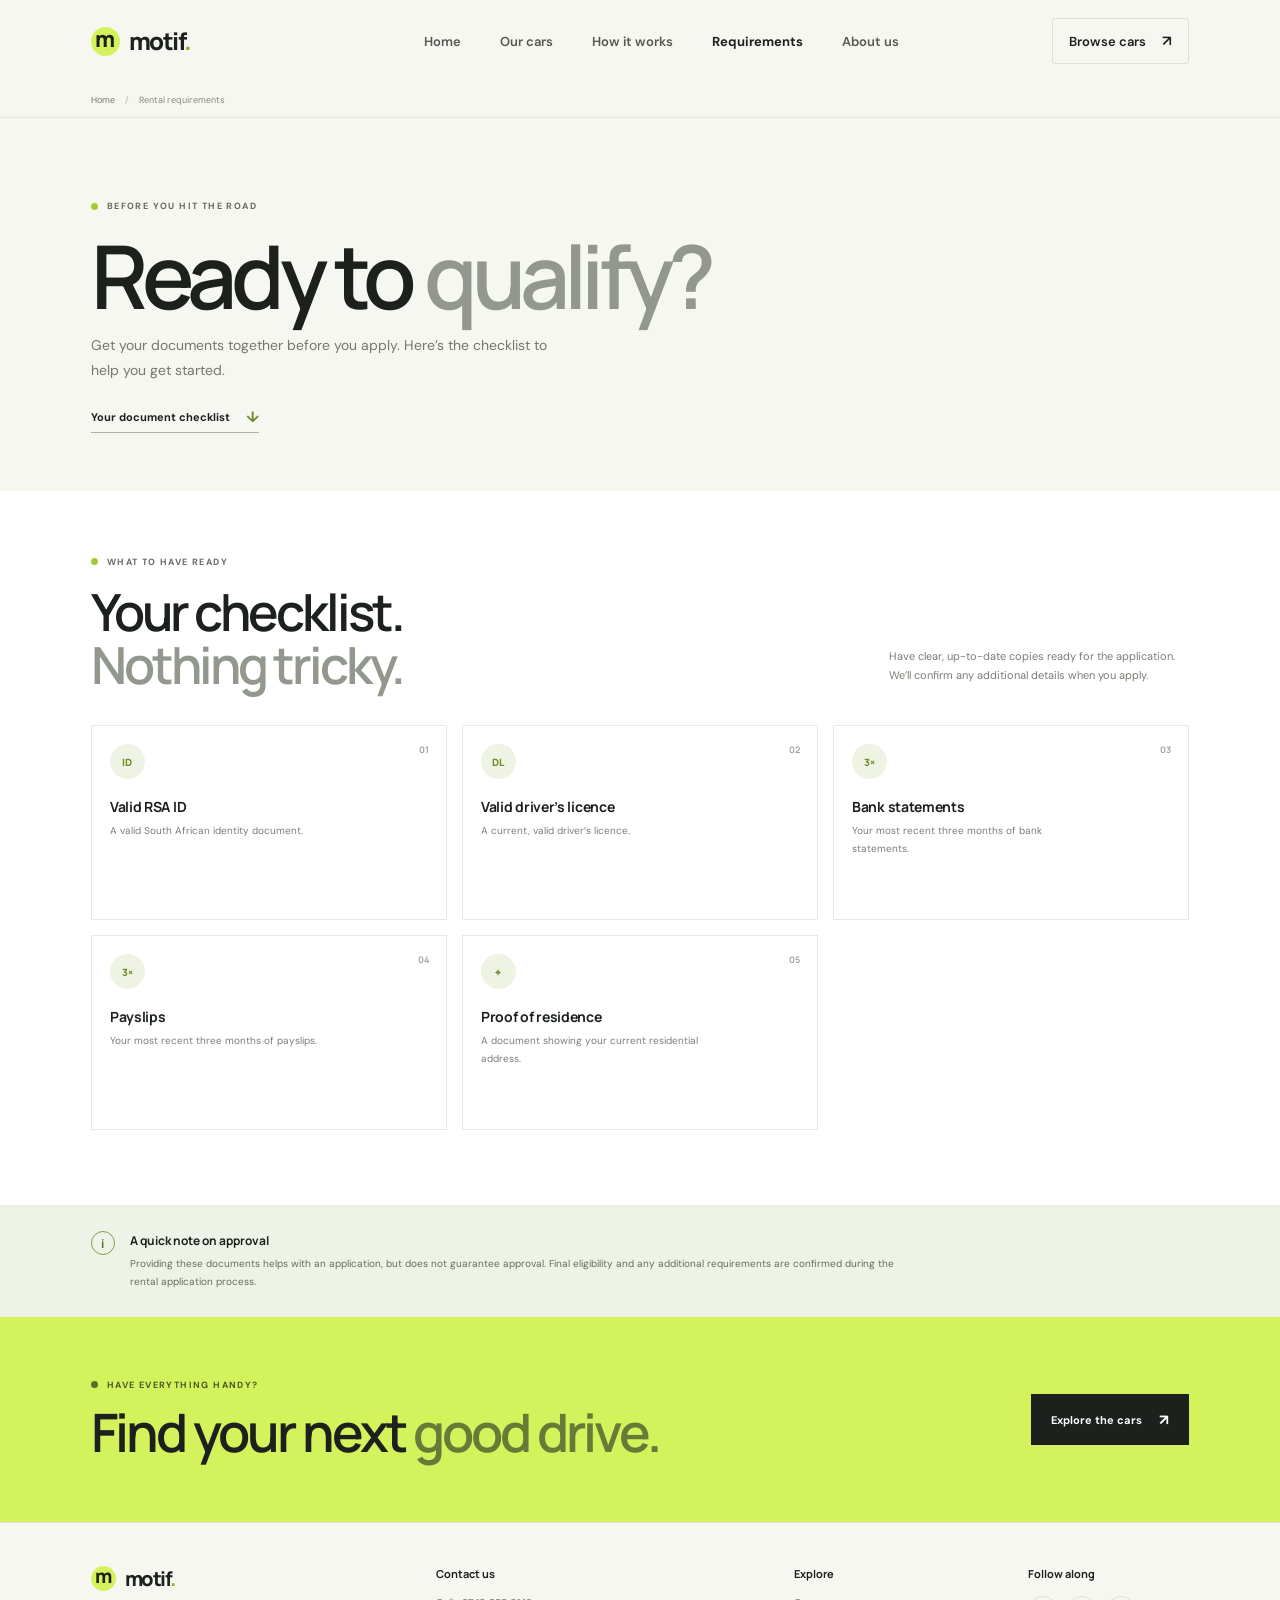
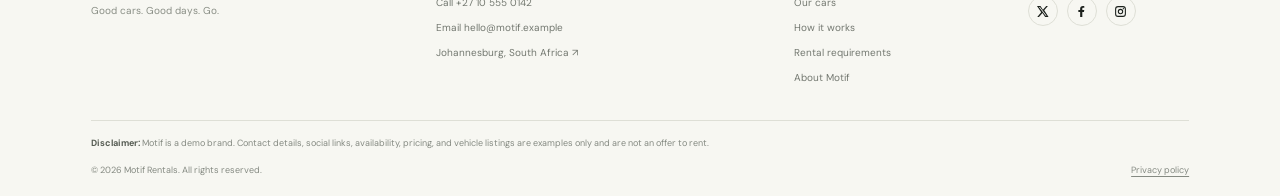
<file: qualify.html>
<!doctype html>
<html lang="en">
  <head>
    <meta charset="UTF-8" />
    <meta name="viewport" content="width=device-width, initial-scale=1.0" />
    <meta name="description" content="See the documents to prepare before applying to rent a car with Motif." />
    <title>Rental requirements — Motif</title>
    <link rel="icon" type="image/svg+xml" href="images/favicon.svg" />
    <link rel="preconnect" href="https://fonts.googleapis.com" />
    <link rel="preconnect" href="https://fonts.gstatic.com" crossorigin />
    <link
      href="https://fonts.googleapis.com/css2?family=DM+Sans:wght@400;500;600;700&family=Manrope:wght@400;500;600;700;800&display=swap"
      rel="stylesheet"
    />
    <link rel="stylesheet" href="styles.css" />
  </head>
  <body>
    <header class="site-header">
      <a class="brand" href="index.html" aria-label="Motif home">
        <span class="brand-mark" aria-hidden="true">m</span>
        <span>motif<span class="brand-period">.</span></span>
      </a>
      <button class="menu-toggle" type="button" aria-expanded="false" aria-controls="primary-nav">
        <span></span><span></span><span class="visually-hidden">Toggle menu</span>
      </button>
      <nav class="nav-links" id="primary-nav" aria-label="Main navigation">
        <a href="index.html">Home</a>
        <a href="cars.html">Our cars</a>
        <a href="how-it-works.html">How it works</a>
        <a href="qualify.html" aria-current="page">Requirements</a>
        <a href="about.html">About us</a>
      </nav>
      <a class="header-cta" href="cars.html">Browse cars <span aria-hidden="true">↗</span></a>
    </header>
    <nav class="breadcrumb-nav" aria-label="Breadcrumb">
      <ol>
        <li><a href="index.html">Home</a></li>
        <li class="breadcrumb-separator" aria-hidden="true">/</li>
        <li aria-current="page">Rental requirements</li>
      </ol>
    </nav>

    <main class="qualify-page">
      <section class="requirements-hero">
        <div class="eyebrow"><span class="eyebrow-dot"></span> Before you hit the road</div>
        <h1>Ready to <span>qualify?</span></h1>
        <p>Get your documents together before you apply. Here’s the checklist to help you get started.</p>
        <a class="requirements-down" href="#requirements">Your document checklist <span aria-hidden="true">↓</span></a>
      </section>

      <section class="requirements-section" id="requirements">
        <div class="requirements-heading">
          <div>
            <div class="eyebrow"><span class="eyebrow-dot"></span> What to have ready</div>
            <h2>Your checklist.<br /><span>Nothing tricky.</span></h2>
          </div>
          <p>Have clear, up-to-date copies ready for the application. We’ll confirm any additional details when you apply.</p>
        </div>
        <ol class="requirements-grid">
          <li class="requirement-card">
            <span class="requirement-number">01</span>
            <span class="requirement-icon" aria-hidden="true">ID</span>
            <h3>Valid RSA ID</h3>
            <p>A valid South African identity document.</p>
          </li>
          <li class="requirement-card">
            <span class="requirement-number">02</span>
            <span class="requirement-icon" aria-hidden="true">DL</span>
            <h3>Valid driver’s licence</h3>
            <p>A current, valid driver’s licence.</p>
          </li>
          <li class="requirement-card">
            <span class="requirement-number">03</span>
            <span class="requirement-icon" aria-hidden="true">3×</span>
            <h3>Bank statements</h3>
            <p>Your most recent three months of bank statements.</p>
          </li>
          <li class="requirement-card">
            <span class="requirement-number">04</span>
            <span class="requirement-icon" aria-hidden="true">3×</span>
            <h3>Payslips</h3>
            <p>Your most recent three months of payslips.</p>
          </li>
          <li class="requirement-card">
            <span class="requirement-number">05</span>
            <span class="requirement-icon" aria-hidden="true">⌖</span>
            <h3>Proof of residence</h3>
            <p>A document showing your current residential address.</p>
          </li>
        </ol>
      </section>

      <aside class="application-note">
        <span class="note-icon" aria-hidden="true">i</span>
        <div>
          <h2>A quick note on approval</h2>
          <p>Providing these documents helps with an application, but does not guarantee approval. Final eligibility and any additional requirements are confirmed during the rental application process.</p>
        </div>
      </aside>

      <section class="requirements-cta">
        <div>
          <div class="eyebrow"><span class="eyebrow-dot"></span> Have everything handy?</div>
          <h2>Find your next <span>good drive.</span></h2>
        </div>
        <a class="search-button" href="cars.html">Explore the cars <span aria-hidden="true">↗</span></a>
      </section>
    </main>

    <footer class="site-footer">
      <div class="footer-main">
        <div class="footer-brand-block">
          <a class="brand footer-brand" href="index.html" aria-label="Motif home">
            <span class="brand-mark" aria-hidden="true">m</span><span>motif<span class="brand-period">.</span></span>
          </a>
          <p>Good cars. Good days. Go.</p>
        </div>
        <div class="footer-column">
          <h2>Contact us</h2>
          <a href="tel:+27105550142">Call +27 10 555 0142</a>
          <a href="mailto:hello@motif.example">Email hello@motif.example</a>
          <a href="https://maps.google.com/?q=Johannesburg%2C+South+Africa" target="_blank" rel="noreferrer">Johannesburg, South Africa ↗</a>
        </div>
        <div class="footer-column">
          <h2>Explore</h2>
          <a href="cars.html">Our cars</a>
          <a href="how-it-works.html">How it works</a>
          <a href="qualify.html" aria-current="page">Rental requirements</a>
          <a href="about.html">About Motif</a>
        </div>
        <div class="footer-column footer-social">
          <h2>Follow along</h2>
          <div class="social-links">
            <a href="https://x.com/" aria-label="X" target="_blank" rel="noreferrer"><svg viewBox="0 0 24 24" aria-hidden="true"><path d="M18.9 2H22l-6.8 7.8L23.2 22h-6.3L12 14.6 5.5 22H2.3l7.3-8.4L1.8 2h6.5l4.5 6.7L18.9 2Zm-1.1 18h1.7L7.3 3.9H5.5L17.8 20Z"/></svg></a>
            <a href="https://facebook.com/" aria-label="Facebook" target="_blank" rel="noreferrer"><svg viewBox="0 0 24 24" aria-hidden="true"><path d="M13.5 22v-9.1h3.1l.5-3.6h-3.6V7c0-1 .3-1.7 1.8-1.7h1.9V2.1c-.3 0-1.5-.1-2.8-.1-2.9 0-4.9 1.8-4.9 5v2.3H6.2v3.6h3.3V22h4Z"/></svg></a>
            <a href="https://instagram.com/" aria-label="Instagram" target="_blank" rel="noreferrer"><svg viewBox="0 0 24 24" aria-hidden="true"><path d="M7.5 2h9A5.5 5.5 0 0 1 22 7.5v9a5.5 5.5 0 0 1-5.5 5.5h-9A5.5 5.5 0 0 1 2 16.5v-9A5.5 5.5 0 0 1 7.5 2Zm0 2A3.5 3.5 0 0 0 4 7.5v9A3.5 3.5 0 0 0 7.5 20h9a3.5 3.5 0 0 0 3.5-3.5v-9A3.5 3.5 0 0 0 16.5 4h-9ZM12 7a5 5 0 1 1 0 10 5 5 0 0 1 0-10Zm0 2a3 3 0 1 0 0 6 3 3 0 0 0 0-6Zm5.3-3.5a1.2 1.2 0 1 1 0 2.4 1.2 1.2 0 0 1 0-2.4Z"/></svg></a>
          </div>
        </div>
      </div>
      <div class="footer-legal">
        <p><strong>Disclaimer:</strong> Motif is a demo brand. Contact details, social links, availability, pricing, and vehicle listings are examples only and are not an offer to rent.</p>
        <div class="footer-legal-bottom">
          <span>© 2026 Motif Rentals. All rights reserved.</span>
          <a href="privacy.html">Privacy policy</a>
        </div>
      </div>
    </footer>
    <script src="script.js"></script>
  </body>
</html>
</file>
<file: styles.css>
:root {
  color-scheme: light;
  --ink: #1c211d;
  --muted: #737870;
  --paper: #f7f7f2;
  --lime: #d3f25b;
  --line: #dedfd6;
  --font-display: "Manrope", sans-serif;
  --font-body: "DM Sans", sans-serif;
}

* { box-sizing: border-box; }
html { scroll-behavior: smooth; }
body { margin: 0; background: var(--paper); color: var(--ink); font-family: var(--font-body); -webkit-font-smoothing: antialiased; }
a { color: inherit; text-decoration: none; }
button, input, select { font: inherit; }
button { color: inherit; }
.visually-hidden { position: absolute; width: 1px; height: 1px; padding: 0; margin: -1px; overflow: hidden; clip: rect(0, 0, 0, 0); white-space: nowrap; border: 0; }

.site-header { height: 82px; padding: 0 7.1%; display: flex; align-items: center; justify-content: space-between; background: var(--paper); position: sticky; top: 0; z-index: 10; }
.breadcrumb-nav { height: 36px; padding: 0 7.1%; display: flex; align-items: center; position: sticky; top: 82px; z-index: 9; background: var(--paper); border-bottom: 1px solid rgba(222,223,214,.65); }
.breadcrumb-nav ol { display: flex; align-items: center; gap: 10px; list-style: none; margin: 0; padding: 0; font-size: 9px; }
.breadcrumb-nav a { color: #737870; transition: color .2s ease; }
.breadcrumb-nav a:hover { color: var(--ink); }
.breadcrumb-nav [aria-current="page"] { color: #858a82; }
.breadcrumb-separator { color: #b0b4aa; }
.brand { display: inline-flex; align-items: center; gap: 9px; font: 800 24px/1 var(--font-display); letter-spacing: -1.5px; }
.brand-mark { width: 29px; height: 29px; border-radius: 50%; display: inline-grid; place-items: center; background: var(--lime); font: 800 22px/1 var(--font-display); letter-spacing: -2px; padding: 0 2px 4px 0; }
.brand-period { color: #8daf29; }
.nav-links { display: flex; gap: 39px; margin-left: 80px; }
.nav-links a, .header-cta { font-size: 13px; font-weight: 600; }
.nav-links a { color: #535850; transition: color .2s ease; }
.nav-links a:hover { color: var(--ink); }
.nav-links a[aria-current="page"] { color: var(--ink); font-weight: 700; }
.header-cta { padding: 12px 16px; border: 1px solid var(--line); border-radius: 3px; transition: background .2s ease, border-color .2s ease; }
.header-cta:hover { background: var(--lime); border-color: var(--lime); }
.header-cta span { padding-left: 13px; font-size: 15px; }
.menu-toggle { display: none; }

.hero { position: relative; min-height: 624px; padding: 75px 7.1% 130px; overflow: hidden; }
.hero-copy { position: relative; z-index: 1; width: 44%; }
.eyebrow { display: flex; align-items: center; gap: 9px; color: #666b63; text-transform: uppercase; letter-spacing: 1.4px; font-size: 9px; font-weight: 700; }
.eyebrow-dot { width: 7px; height: 7px; border-radius: 50%; background: #a4ca36; }
.hero h1, .section-heading h2, .manifesto h2, .how-intro h2 { margin: 22px 0 0; font: 600 clamp(54px, 6.3vw, 88px)/.99 var(--font-display); letter-spacing: -5.7px; }
.hero h1 span, .section-heading h2 span, .manifesto h2 span, .how-intro h2 span { color: #92988d; }
.hero-copy > p { margin: 22px 0 20px; color: var(--muted); font-size: 14px; line-height: 1.75; max-width: 325px; }
.text-link { display: inline-flex; align-items: center; gap: 18px; padding-bottom: 5px; border-bottom: 1px solid #aeb1a6; font-size: 11px; font-weight: 700; }
.text-link span { font-size: 15px; transition: transform .2s ease; }
.text-link:hover span { transform: translate(3px, -2px); }
.hero-copy .text-link:hover span { transform: translateY(3px); }
.hero-visual { position: absolute; width: 54%; height: 424px; top: 31px; right: 0; }
.hero-photo { position: absolute; inset: 0 0 0 0; overflow: hidden; border-radius: 2px 0 0 2px; background: #d3d5ce; }
.hero-photo::after { content: ""; position: absolute; inset: 0; background: linear-gradient(90deg, rgba(20,25,20,.02), transparent 35%), linear-gradient(0deg, rgba(0,0,0,.33), transparent 30%); }
.hero-photo img { width: 100%; height: 100%; object-fit: cover; object-position: center 57%; display: block; }
.photo-caption { position: absolute; z-index: 1; color: #fff; bottom: 23px; left: 28px; right: 35px; display: flex; justify-content: space-between; font-size: 9px; letter-spacing: .3px; }
.photo-caption span:first-child { font-weight: 700; letter-spacing: 1px; }
.hero-sticker { position: absolute; z-index: 2; width: 112px; height: 112px; border-radius: 50%; left: -56px; top: 112px; background: var(--lime); display: flex; flex-direction: column; justify-content: center; padding-left: 21px; font: 800 10px/1.5 var(--font-display); letter-spacing: .6px; transform: rotate(-11deg); }
.hero-sticker b { font-size: 13px; margin-left: 4px; }
.booking-card { position: absolute; z-index: 2; left: 7.1%; right: 7.1%; bottom: 64px; min-height: 95px; background: #fff; box-shadow: 0 13px 45px rgba(34,40,30,.09); display: grid; grid-template-columns: 1.34fr 1fr 1fr auto; align-items: center; padding: 17px 18px 17px 26px; }
.booking-field { min-width: 0; padding: 0 22px; border-right: 1px solid #e8e9e4; display: flex; flex-direction: column; gap: 10px; }
.booking-field:first-child { padding-left: 0; }
.field-label { color: #72776f; font-size: 9px; font-weight: 600; letter-spacing: .3px; }
.field-icon { color: #8daf29; font-size: 13px; margin-right: 5px; }
.booking-field select, .booking-field input { border: 0; outline: none; width: 100%; min-width: 0; background: transparent; color: var(--ink); font-size: 12px; font-weight: 600; }
.booking-field select:invalid { color: #92978d; }
.booking-field input { color-scheme: light; }
.search-button { height: 51px; padding: 0 20px; border: 0; background: var(--ink); color: #fff; font-size: 11px; font-weight: 700; cursor: pointer; transition: background .2s ease; }
.search-button span { margin-left: 17px; font-size: 15px; }
.search-button:hover { background: #414940; }
.booking-message { position: absolute; top: 100%; left: 0; margin: 6px 0 0; color: #303c20; font-size: 11px; font-weight: 600; }
.hero-footnote { position: absolute; left: 7.1%; bottom: 29px; display: flex; gap: 12px; align-items: center; font-size: 9px; color: #81867d; }
.footnote-line { width: 28px; height: 1px; background: #a7aa9f; }

.fleet-section { padding: 74px 7.1% 95px; background: #fff; }
.section-heading { display: flex; align-items: end; justify-content: space-between; }
.section-heading h2 { margin-top: 15px; font-size: clamp(38px, 4vw, 56px); letter-spacing: -3.1px; }
.fleet-link { margin-bottom: 7px; }
.fleet-filters { display: flex; gap: 29px; border-bottom: 1px solid #e9eae5; margin: 39px 0 24px; }
.filter-button { position: relative; padding: 0 0 14px; border: 0; background: transparent; color: #888d85; cursor: pointer; font-size: 11px; font-weight: 600; }
.filter-button span { margin-left: 4px; font-size: 8px; color: #aaa; }
.filter-button.active { color: var(--ink); }
.filter-button.active::after { content: ""; position: absolute; bottom: -1px; left: 0; width: 100%; height: 2px; background: #a6c837; }
.car-grid { display: grid; grid-template-columns: repeat(4, minmax(0, 1fr)); gap: 18px; }
.car-card { min-width: 0; }
.car-image { position: relative; overflow: hidden; background: #eeefe9; aspect-ratio: 1.23 / 1; }
.car-image img { display: block; width: 100%; height: 100%; object-fit: cover; mix-blend-mode: multiply; transition: transform .4s ease; }
.car-card:hover .car-image img { transform: scale(1.04); }
.car-tag { position: absolute; top: 13px; left: 13px; padding: 6px 8px; background: rgba(255,255,255,.92); font-size: 7px; font-weight: 700; letter-spacing: .7px; }
.favorite-button { position: absolute; right: 12px; top: 10px; width: 29px; height: 29px; border: 0; border-radius: 50%; background: rgba(255,255,255,.92); font-size: 19px; line-height: 1; cursor: pointer; }
.favorite-button[aria-pressed="true"] { color: #77951c; background: var(--lime); }
.car-info { padding: 16px 0 11px; display: flex; justify-content: space-between; gap: 7px; align-items: end; }
.car-type { margin: 0 0 5px; color: #999e95; font-size: 7px; font-weight: 700; letter-spacing: 1px; }
.car-info h3 { margin: 0; font: 700 15px/1.3 var(--font-display); letter-spacing: -.5px; }
.car-price { margin: 0 0 1px; white-space: nowrap; color: #8b9088; font-size: 9px; }
.car-price strong { color: var(--ink); font: 700 13px var(--font-display); }
.car-specs { border-top: 1px solid #eaebe6; padding-top: 11px; display: flex; justify-content: space-between; gap: 4px; color: #838880; font-size: 8px; }
.car-card[hidden] { display: none; }

.manifesto { min-height: 360px; position: relative; padding: 73px 7.1%; background: var(--lime); display: grid; grid-template-columns: 1fr 1fr; align-items: center; }
.manifesto-mark { position: absolute; font: 800 270px/.8 var(--font-display); letter-spacing: -35px; color: rgba(61,79,22,.07); left: -1px; bottom: -3px; }
.manifesto-copy, .manifesto-aside { position: relative; z-index: 1; }
.manifesto .eyebrow { color: #4a5927; }
.manifesto .eyebrow-dot { background: #596e2a; }
.manifesto h2 { margin-top: 20px; font-size: clamp(46px, 5vw, 67px); letter-spacing: -4px; }
.manifesto h2 span { color: #687a38; }
.manifesto-aside { max-width: 350px; justify-self: center; padding-top: 32px; }
.manifesto-aside p { margin: 0 0 23px; font-size: 13px; line-height: 1.9; color: #46512f; }
.manifesto-aside .text-link { border-color: rgba(39,51,21,.45); }

.home-hero { min-height: 565px; padding-bottom: 55px; }
.hero-actions { display: flex; flex-wrap: wrap; gap: 20px; }
.home-gallery { padding: 70px 7.1% 83px; background: #fff; }
.home-gallery .section-heading h2 { max-width: 550px; }
.home-car-gallery { display: grid; grid-template-columns: repeat(3, minmax(0, 1fr)); gap: 17px; margin-top: 30px; }
.home-car-image { position: relative; display: block; overflow: hidden; aspect-ratio: 1.45 / 1; background: #e8e9e3; }
.home-car-image::after { content: ""; position: absolute; inset: 45% 0 0; background: linear-gradient(0deg, rgba(0,0,0,.52), transparent); }
.home-car-image img { display: block; width: 100%; height: 100%; object-fit: cover; transition: transform .4s ease; }
.home-car-image:hover img { transform: scale(1.04); }
.home-car-image > span { position: absolute; z-index: 1; left: 16px; right: 16px; bottom: 14px; color: #fff; display: flex; justify-content: space-between; align-items: center; font: 700 12px var(--font-display); }
.home-car-image > span b { font-size: 15px; }
.cars-page-hero, .how-page-hero { padding: 76px 7.1% 58px; }
.cars-page-hero h1, .how-page-hero h1 { margin: 20px 0 15px; font: 600 clamp(56px, 7vw, 88px)/.98 var(--font-display); letter-spacing: -5.8px; }
.cars-page-hero h1 span, .how-page-hero h1 span { color: #92988d; }
.cars-page-hero > p, .how-page-hero > p { max-width: 470px; margin: 0; color: var(--muted); font-size: 14px; line-height: 1.8; }
.cars-listing { padding-top: 49px; }
.fleet-disclaimer { margin: 25px 0 0; color: #858a82; font-size: 9px; }
.how-page-hero h1 { font-size: clamp(50px, 6vw, 76px); }
.how-page-content { min-height: 380px; grid-template-columns: .8fr 1.8fr; background: #fff; }
.how-page-content .steps { gap: 28px; }
.how-page-content .step p { font-size: 12px; }
.how-page-cta { min-height: 205px; padding: 42px 7.1%; display: flex; justify-content: space-between; align-items: center; background: var(--lime); }
.how-page-cta .eyebrow { color: #4a5927; }
.how-page-cta .eyebrow-dot { background: #596e2a; }
.how-page-cta h2 { margin: 14px 0 0; font: 600 clamp(35px, 4.2vw, 53px)/1.05 var(--font-display); letter-spacing: -3px; }
.how-page-cta h2 span { color: #687a38; }
.how-page-cta .search-button { display: inline-flex; align-items: center; text-decoration: none; }

.how-section { padding: 83px 7.1% 90px; display: grid; grid-template-columns: .9fr 1.6fr; gap: 9%; }
.how-intro h2 { margin-top: 19px; font-size: 46px; letter-spacing: -3px; }
.how-intro h2 span { color: #92988d; }
.steps { display: grid; grid-template-columns: repeat(3, 1fr); gap: 26px; padding-top: 4px; }
.step { border-top: 1px solid #dfe1d9; padding-top: 14px; }
.step-number { color: #8daf29; font: 700 10px var(--font-display); }
.step h3 { margin: 25px 0 9px; font: 700 15px var(--font-display); letter-spacing: -.3px; }
.step p { margin: 0; color: #797e76; font-size: 11px; line-height: 1.8; }
.site-footer { padding: 43px 7.1% 20px; border-top: 1px solid var(--line); }
.footer-brand { font-size: 20px; }
.footer-brand .brand-mark { width: 25px; height: 25px; font-size: 19px; }
.footer-main { display: grid; grid-template-columns: 1.25fr 1.3fr .8fr .65fr; gap: 35px; padding-bottom: 36px; }
.footer-brand-block > p { color: #898e85; margin: 13px 0 0; font-size: 10px; }
.footer-column { display: flex; flex-direction: column; align-items: flex-start; gap: 12px; }
.footer-column h2 { margin: 0 0 3px; font: 700 11px var(--font-display); }
.footer-column > a { color: #737870; font-size: 10px; transition: color .2s ease; }
.footer-column > a:hover, .footer-legal-bottom a:hover { color: var(--ink); }
.social-links { display: flex; gap: 9px; }
.social-links a { width: 30px; height: 30px; display: grid; place-items: center; border: 1px solid var(--line); border-radius: 50%; transition: background .2s ease, border-color .2s ease; }
.social-links a:hover { background: var(--lime); border-color: var(--lime); }
.social-links svg { width: 13px; height: 13px; fill: currentColor; }
.footer-legal { border-top: 1px solid var(--line); padding-top: 15px; color: #858a82; font-size: 9px; }
.footer-legal > p { margin: 0 0 13px; line-height: 1.7; }
.footer-legal strong { color: #565c53; }
.footer-legal-bottom { display: flex; justify-content: space-between; gap: 16px; }
.footer-legal-bottom a { text-decoration: underline; text-underline-offset: 3px; }

.about-page { overflow: hidden; }
.about-hero { padding: 76px 7.1% 61px; }
.about-hero h1, .legal-page > h1 { margin: 20px 0 17px; font: 600 clamp(56px, 7vw, 91px)/.98 var(--font-display); letter-spacing: -5.8px; }
.about-hero h1 span, .legal-page > h1 span { color: #92988d; }
.about-hero > p { max-width: 470px; margin: 0; color: var(--muted); font-size: 14px; line-height: 1.8; }
.about-hero-image { position: relative; height: clamp(240px, 35vw, 435px); margin-top: 43px; overflow: hidden; background: #d7d9d2; }
.about-hero-image::after { content: ""; position: absolute; inset: 45% 0 0; background: linear-gradient(0deg, rgba(0,0,0,.4), transparent); }
.about-hero-image img { width: 100%; height: 100%; display: block; object-fit: cover; object-position: center 54%; }
.about-hero-image > span { position: absolute; z-index: 1; bottom: 23px; left: 27px; color: white; font-size: 9px; font-weight: 700; letter-spacing: 1.5px; }
.about-story { padding: 82px 14% 88px; display: grid; grid-template-columns: 1fr 1fr; gap: 12%; align-items: start; }
.about-story-title h2 { margin: 20px 0 0; font: 600 clamp(34px, 4vw, 52px)/1.08 var(--font-display); letter-spacing: -3px; }
.about-story-title h2 span { color: #92988d; }
.about-story-copy { padding-top: 22px; }
.about-story-copy p { margin: 0 0 18px; color: #70766d; font-size: 13px; line-height: 1.95; }
.about-values { background: #fff; padding: 67px 7.1% 75px; }
.value-grid { display: grid; grid-template-columns: repeat(3, 1fr); gap: 26px; margin-top: 31px; }
.value-card { border-top: 1px solid var(--line); padding-top: 15px; }
.value-card > span { color: #8daf29; font: 700 10px var(--font-display); }
.value-card h2 { margin: 24px 0 9px; font: 700 17px var(--font-display); letter-spacing: -.5px; }
.value-card p { margin: 0; max-width: 245px; color: #797e76; font-size: 11px; line-height: 1.8; }
.about-cta { min-height: 210px; padding: 46px 7.1%; display: flex; justify-content: space-between; align-items: center; background: var(--lime); }
.about-cta .eyebrow { color: #4a5927; }
.about-cta .eyebrow-dot { background: #596e2a; }
.about-cta h2 { margin: 14px 0 0; font: 600 clamp(37px, 4.5vw, 56px)/1 var(--font-display); letter-spacing: -3.2px; }
.about-cta h2 span { color: #687a38; }
.about-cta .search-button { display: inline-flex; align-items: center; text-decoration: none; }
.legal-page { min-height: 62vh; padding: 75px 7.1% 100px; }
.legal-page > h1 { font-size: clamp(54px, 6vw, 76px); }
.legal-updated { margin: 0 0 29px; color: #838880; font-size: 10px; }
.legal-notice { max-width: 780px; padding: 16px 19px; border-left: 3px solid #a6c837; background: #eff2e7; color: #60665b; font-size: 11px; line-height: 1.8; }
.legal-copy { max-width: 780px; padding-top: 24px; }
.legal-copy h2 { margin: 25px 0 7px; font: 700 16px var(--font-display); letter-spacing: -.4px; }
.legal-copy p { margin: 0; color: #737870; font-size: 12px; line-height: 1.9; }
.legal-copy a { color: var(--ink); text-decoration: underline; text-underline-offset: 3px; }

.qualify-page { overflow: hidden; }
.requirements-hero { padding: 82px 7.1% 58px; }
.requirements-hero h1 { margin: 20px 0 15px; font: 600 clamp(56px, 7vw, 88px)/.98 var(--font-display); letter-spacing: -5.8px; }
.requirements-hero h1 span { color: #92988d; }
.requirements-hero > p { max-width: 470px; margin: 0; color: var(--muted); font-size: 14px; line-height: 1.8; }
.requirements-down { display: inline-flex; gap: 16px; align-items: center; margin-top: 23px; padding-bottom: 5px; border-bottom: 1px solid #aeb1a6; font-size: 11px; font-weight: 700; }
.requirements-down span { color: #718b29; font-size: 15px; }
.requirements-section { background: #fff; padding: 65px 7.1% 75px; }
.requirements-heading { display: flex; justify-content: space-between; align-items: end; gap: 30px; }
.requirements-heading h2 { margin: 17px 0 0; font: 600 clamp(37px, 4vw, 53px)/1.04 var(--font-display); letter-spacing: -3px; }
.requirements-heading h2 span { color: #92988d; }
.requirements-heading > p { max-width: 300px; margin: 0 0 5px; color: #797e76; font-size: 11px; line-height: 1.8; }
.requirements-grid { display: grid; grid-template-columns: repeat(3, minmax(0, 1fr)); gap: 15px; margin: 34px 0 0; padding: 0; list-style: none; }
.requirement-card { position: relative; min-height: 195px; padding: 18px; border: 1px solid #e8e9e4; background: #fff; }
.requirement-number { position: absolute; top: 17px; right: 17px; color: #a0a59c; font: 700 9px var(--font-display); }
.requirement-icon { width: 35px; height: 35px; display: grid; place-items: center; border-radius: 50%; background: #eff3e3; color: #718b29; font: 800 10px var(--font-display); }
.requirement-card h3 { margin: 18px 0 6px; font: 700 14px var(--font-display); letter-spacing: -.3px; }
.requirement-card p { max-width: 240px; margin: 0; color: #797e76; font-size: 10px; line-height: 1.8; }
.application-note { display: flex; gap: 15px; align-items: flex-start; margin: 0; padding: 26px 7.1%; background: #eff2e7; }
.note-icon { flex: 0 0 24px; width: 24px; height: 24px; display: grid; place-items: center; border: 1px solid #879c4d; border-radius: 50%; color: #596e2a; font: 700 12px var(--font-display); }
.application-note h2 { margin: 1px 0 6px; font: 700 12px var(--font-display); }
.application-note p { max-width: 790px; margin: 0; color: #666d5e; font-size: 10px; line-height: 1.8; }
.requirements-cta { min-height: 205px; padding: 42px 7.1%; display: flex; justify-content: space-between; align-items: center; background: var(--lime); }
.requirements-cta .eyebrow { color: #4a5927; }
.requirements-cta .eyebrow-dot { background: #596e2a; }
.requirements-cta h2 { margin: 14px 0 0; font: 600 clamp(35px, 4.2vw, 53px)/1.05 var(--font-display); letter-spacing: -3px; }
.requirements-cta h2 span { color: #687a38; }
.requirements-cta .search-button { display: inline-flex; align-items: center; text-decoration: none; }

@media (min-width: 1500px) {
  .site-header, .breadcrumb-nav, .hero, .fleet-section, .home-gallery, .manifesto, .how-section, .cars-page-hero, .how-page-hero, .how-page-cta, .site-footer { padding-left: max(7.1%, calc((100% - 1300px)/2)); padding-right: max(7.1%, calc((100% - 1300px)/2)); }
  .hero { min-height: 700px; }
  .hero-visual { height: 470px; }
}
@media (max-width: 900px) {
  .site-header { padding: 0 5%; }
  .breadcrumb-nav { padding-left: 5%; padding-right: 5%; }
  .nav-links { gap: 18px; margin-left: 22px; }
  .nav-links a, .header-cta { font-size: 11px; }
  .header-cta { padding: 10px 12px; }
  .hero { padding-left: 5%; padding-right: 5%; }
  .hero-copy { width: 47%; }
  .hero-visual { width: 55%; }
  .booking-card { left: 5%; right: 5%; }
  .fleet-section, .home-gallery, .manifesto, .how-section, .cars-page-hero, .how-page-hero, .how-page-cta { padding-left: 5%; padding-right: 5%; }
  .car-grid { grid-template-columns: repeat(2, minmax(0, 1fr)); row-gap: 30px; }
  .car-image { aspect-ratio: 1.5 / 1; }
  .how-section { gap: 5%; }
  .how-page-content { grid-template-columns: 1fr; gap: 35px; }
  .site-footer { padding-left: 5%; padding-right: 5%; }
  .footer-main { grid-template-columns: 1fr 1fr; }
  .about-story { padding-left: 8%; padding-right: 8%; gap: 7%; }
  .about-hero, .about-values, .about-cta { padding-left: 5%; padding-right: 5%; }
  .legal-page { padding-left: 5%; padding-right: 5%; }
  .requirements-hero, .requirements-section, .requirements-cta { padding-left: 5%; padding-right: 5%; }
  .application-note { padding-left: 5%; padding-right: 5%; }
}
@media (max-width: 640px) {
  .site-header { height: 69px; padding: 0 6%; }
  .breadcrumb-nav { height: 34px; top: 69px; padding-left: 6%; padding-right: 6%; }
  .brand { font-size: 22px; }
  .brand-mark { width: 27px; height: 27px; }
  .menu-toggle { display: flex; flex-direction: column; gap: 4px; padding: 10px; border: 0; background: transparent; margin-left: auto; }
  .menu-toggle span:not(.visually-hidden) { width: 19px; height: 1.5px; background: var(--ink); }
  .nav-links { display: none; position: absolute; top: 68px; left: 0; right: 0; padding: 22px 6%; margin: 0; flex-direction: column; gap: 19px; background: var(--paper); border-top: 1px solid var(--line); }
  .nav-links.open { display: flex; }
  .header-cta { margin-left: 8px; padding: 10px 11px; font-size: 10px; }
  .header-cta span { padding-left: 5px; }
  .hero { min-height: 780px; padding: 52px 6% 170px; }
  .home-hero { min-height: 680px; padding: 52px 6% 50px; }
  .hero-copy { width: 100%; }
  .hero h1 { font-size: clamp(59px, 15vw, 83px); letter-spacing: -5px; margin-top: 20px; }
  .hero-copy > p { max-width: 290px; font-size: 12px; margin-top: 17px; }
  .home-hero .hero-copy > p { max-width: 290px; }
  .hero-visual { top: 349px; width: 90%; right: 0; height: 270px; }
  .home-hero .hero-visual { top: 360px; height: 265px; }
  .hero-sticker { width: 84px; height: 84px; left: -28px; top: 70px; padding-left: 15px; font-size: 8px; }
  .photo-caption { left: 18px; right: 18px; bottom: 17px; }
  .booking-card { left: 6%; right: 6%; bottom: 67px; padding: 13px 14px; grid-template-columns: 1fr 1fr; gap: 0; }
  .booking-field { padding: 9px 10px; border-bottom: 1px solid #e8e9e4; gap: 7px; }
  .booking-field:first-child { padding-left: 10px; }
  .booking-field:nth-child(2) { border-right: 0; }
  .booking-field select, .booking-field input { font-size: 10px; }
  .search-button { height: 41px; margin: 10px; grid-column: span 2; }
  .hero-footnote { left: 6%; bottom: 35px; }
  .fleet-section { padding: 61px 6% 68px; }
  .home-gallery { padding: 55px 6% 61px; }
  .section-heading { align-items: end; }
  .section-heading h2 { font-size: 37px; letter-spacing: -2.5px; }
  .fleet-link { font-size: 9px; gap: 8px; white-space: nowrap; margin-left: 12px; }
  .home-gallery .section-heading { align-items: end; }
  .home-gallery .section-heading h2 { font-size: 34px; }
  .home-car-gallery { grid-template-columns: 1fr; gap: 12px; margin-top: 23px; }
  .home-car-image { aspect-ratio: 1.55 / 1; }
  .fleet-filters { overflow-x: auto; gap: 22px; margin: 30px 0 19px; scrollbar-width: none; }
  .fleet-filters::-webkit-scrollbar { display: none; }
  .filter-button { white-space: nowrap; }
  .car-grid { gap: 25px 12px; }
  .car-image { aspect-ratio: 1 / .88; }
  .car-tag { top: 8px; left: 7px; padding: 5px; font-size: 6px; }
  .favorite-button { right: 7px; top: 6px; width: 26px; height: 26px; }
  .car-info { display: block; padding: 12px 0 9px; }
  .car-info h3 { font-size: 13px; }
  .car-price { margin-top: 8px; }
  .car-specs { flex-wrap: wrap; font-size: 7px; }
  .manifesto { min-height: 470px; padding: 64px 6%; grid-template-columns: 1fr; align-content: center; }
  .manifesto h2 { font-size: 52px; letter-spacing: -3.5px; }
  .manifesto-aside { justify-self: start; padding-top: 20px; }
  .manifesto-aside p { font-size: 12px; max-width: 330px; }
  .manifesto-mark { font-size: 200px; bottom: 10px; }
  .how-section { padding: 65px 6%; grid-template-columns: 1fr; gap: 36px; }
  .how-page-hero, .cars-page-hero { padding: 53px 6% 42px; }
  .cars-page-hero h1, .how-page-hero h1 { font-size: 57px; letter-spacing: -4px; }
  .cars-page-hero > p, .how-page-hero > p { font-size: 12px; }
  .cars-listing { padding-top: 43px; }
  .how-page-content { padding: 55px 6%; }
  .how-page-content .steps { gap: 22px; }
  .how-page-cta { min-height: 220px; padding: 39px 6%; align-items: flex-start; flex-direction: column; justify-content: center; gap: 19px; }
  .how-page-cta h2 { font-size: 40px; letter-spacing: -2.7px; }
  .how-intro h2 { font-size: 43px; }
  .steps { grid-template-columns: 1fr; gap: 22px; }
  .step { display: grid; grid-template-columns: 36px 1fr; column-gap: 8px; padding-top: 11px; }
  .step-number { grid-row: span 2; }
  .step h3 { margin: 0 0 5px; font-size: 14px; }
  .step p { grid-column: 2; }
  .site-footer { padding: 33px 6% 18px; }
  .footer-main { grid-template-columns: 1fr 1fr; gap: 30px 18px; padding-bottom: 25px; }
  .footer-brand-block > p { font-size: 9px; }
  .footer-column { gap: 10px; }
  .footer-column h2 { font-size: 10px; }
  .footer-column > a { font-size: 9px; line-height: 1.55; }
  .footer-legal { font-size: 8px; }
  .footer-legal-bottom { flex-wrap: wrap; }
  .about-hero { padding: 53px 6% 41px; }
  .about-hero h1 { font-size: clamp(56px, 15vw, 77px); letter-spacing: -4.7px; }
  .about-hero > p { font-size: 12px; }
  .about-hero-image { height: 240px; margin-top: 31px; }
  .about-hero-image > span { left: 16px; bottom: 16px; }
  .about-story { padding: 57px 6%; grid-template-columns: 1fr; gap: 10px; }
  .about-story-title h2 { font-size: 39px; letter-spacing: -2.6px; }
  .about-story-copy { padding-top: 7px; }
  .about-story-copy p { font-size: 12px; }
  .about-values { padding: 51px 6% 58px; }
  .value-grid { grid-template-columns: 1fr; gap: 22px; margin-top: 25px; }
  .value-card { padding-top: 11px; }
  .value-card h2 { margin: 14px 0 5px; }
  .value-card p { max-width: 310px; }
  .about-cta { min-height: 235px; padding: 41px 6%; align-items: flex-start; flex-direction: column; justify-content: center; gap: 21px; }
  .about-cta h2 { font-size: 42px; }
  .legal-page { min-height: 60vh; padding: 53px 6% 65px; }
  .legal-page > h1 { font-size: 57px; letter-spacing: -4px; }
  .legal-copy p { font-size: 11px; }
  .requirements-hero { padding: 53px 6% 43px; }
  .requirements-hero h1 { font-size: clamp(53px, 14vw, 72px); letter-spacing: -4.7px; }
  .requirements-hero > p { font-size: 12px; }
  .requirements-section { padding: 51px 6% 57px; }
  .requirements-heading { display: block; }
  .requirements-heading h2 { font-size: 39px; letter-spacing: -2.6px; }
  .requirements-heading > p { margin-top: 15px; }
  .requirements-grid { grid-template-columns: 1fr; gap: 10px; margin-top: 23px; }
  .requirement-card { min-height: 0; padding: 15px; display: grid; grid-template-columns: 39px 1fr; column-gap: 11px; align-items: center; }
  .requirement-number { top: 14px; right: 14px; }
  .requirement-icon { grid-row: span 2; }
  .requirement-card h3 { margin: 0 24px 4px 0; }
  .requirement-card p { grid-column: 2; font-size: 9px; }
  .application-note { padding: 21px 6%; gap: 11px; }
  .application-note p { font-size: 9px; }
  .requirements-cta { min-height: 220px; padding: 39px 6%; align-items: flex-start; flex-direction: column; justify-content: center; gap: 19px; }
  .requirements-cta h2 { font-size: 40px; letter-spacing: -2.7px; }
}
@media (prefers-reduced-motion: reduce) {
  *, *::before, *::after { scroll-behavior: auto !important; transition-duration: .01ms !important; animation-duration: .01ms !important; }
}
</file>
